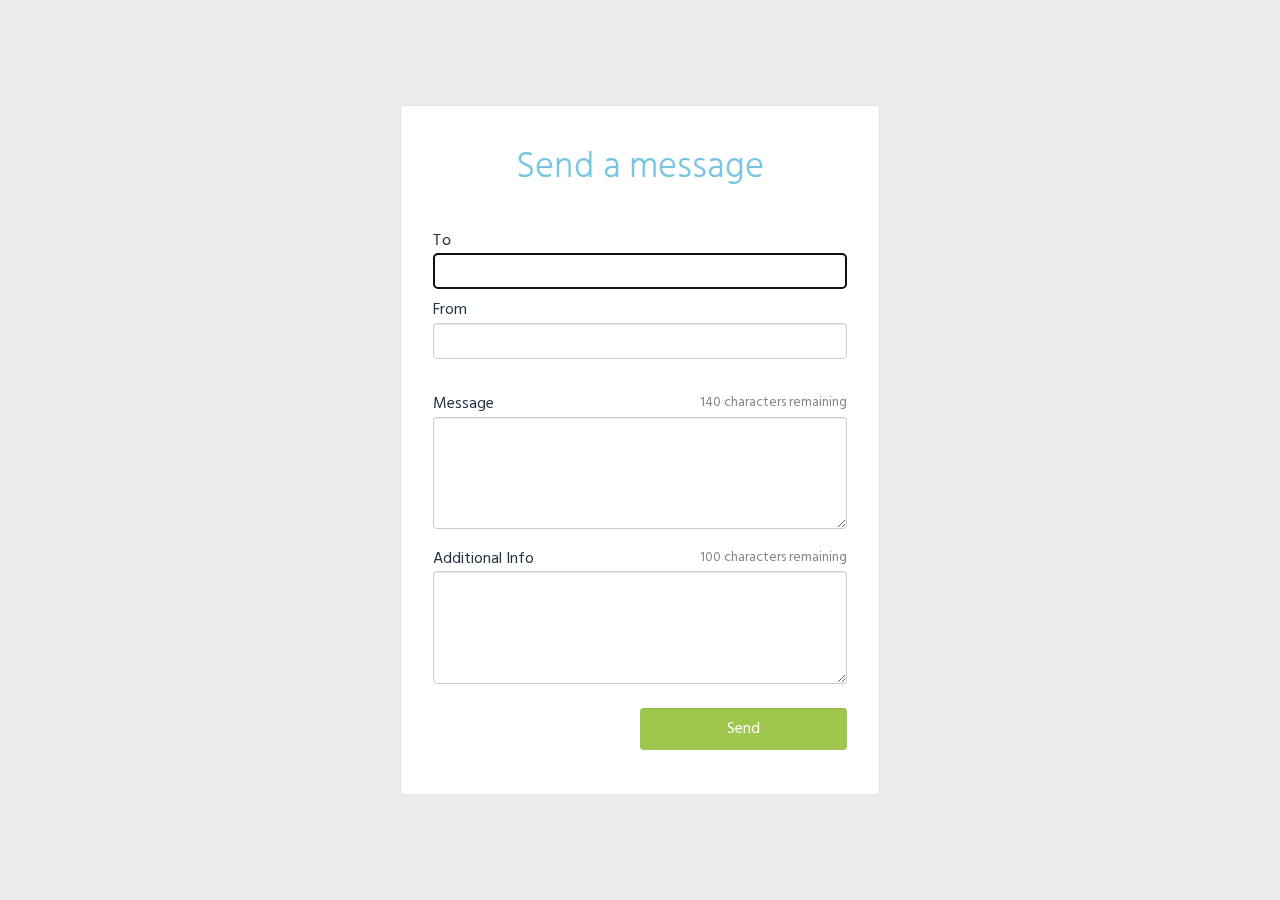
<file: index.html>
<!doctype html>
<html class="no-js" lang="">
    <head>
        <meta charset="utf-8">
        <meta http-equiv="x-ua-compatible" content="ie=edge">
        <title>Send a Message</title>
        <meta name="description" content="Send a message">
        <meta name="viewport" content="width=device-width, initial-scale=1">
        <link rel="stylesheet" href="css/style.min.css">
    </head>

    <body class="bgr-grey-lt expand-v grid-flex-center pad-2">

        <div class="box-480 box-center bgr-white border rounded animate">
            <div class="grid-12 pad-3">
                <h1 class="grid-12 text-light text-center text-blue-lt pad-3-bottom">Send a message</h1>
                <form class="grid-12" id="messageForm">
                    <div class="grid-12 pad-1-bottom">
                        <label for="to">To</label>
                        <input id="to" name="to" type="text" required />
                    </div>
                    <div class="grid-12 pad-3-bottom">
                        <label for="from">From</label>
                        <input id="from" name="from" type="text" required />
                    </div>
                    <div class="grid-12 pad-1-bottom">
                        <label for="message">Message</label>
                        <textarea name="message" id="message" rows="4" maxlength="140" data-characterCounter required></textarea>
                    </div>
                    <div class="grid-12 pad-1-bottom">
                        <label for="message">Additional Info</label>
                        <textarea name="message" id="additionalInfo" rows="4" maxlength="140" data-characterCounter required></textarea>
                    </div>
                    <div class="offset-6 grid-6 s-grid-12 s-offset-0 pad-1-vert">
                        <input type="submit" value="Send" class="btn btn-large wide" />
                    </div>
                </form>
            </div>
        </div>

        <div class="overlay abs wide bgr-trans-dark hidden" id="modalSuccess">
            <div class="abs pos-top pos-left wide tall clickable" data-modal-close></div>
            <div class="modal-panel rel pos-top pos-left bgr-white box-center box-400 pad-3 rounded shadow">
                <span href="#" class="abs pos-top pos-right pad-btn-large clickable text-24 lineheight-1" data-modal-close>&times;</span>
                <h3 class="pad-1-bottom">All Set!</h3>
                <p>Your message was sent.</p>
                <div class="pad-2-top text-right">
                    <button data-modal-close>OK</button>
                </div>
            </div>
        </div>

        <div class="overlay abs wide bgr-trans-dark hidden" id="modalError">
            <div class="abs pos-top pos-left wide tall clickable" data-modal-close></div>
            <div class="modal-panel rel pos-top pos-left bgr-white box-center box-400 pad-3 rounded shadow">
                <span href="#" class="abs pos-top pos-right pad-btn-large clickable text-24 lineheight-1" data-modal-close>&times;</span>
                <h3 class="pad-1-bottom">Oops!</h3>
                <p>Something went wrong.</p>
                <div class="pad-2-top text-right">
                    <button data-modal-close>OK</button>
                </div>
            </div>
        </div>

        <script type="text/javascript" src="js/core.js"></script>
        <script type="text/javascript" src="js/components/jquery.char-counter.js"></script>
        <script type="text/javascript" src="js/components/modal.js"></script>

        <script type="text/javascript">
            $(function() {
                $('#to').focus();
                $('#messageForm').on('submit',function(e) {
                    e.preventDefault();
                    $.ajax({
                        url: 'api/success.json', // placeholder
                        type: 'POST',
                        dataType: 'json',
                        success: function(data) {
                            if (data.result == '200') {
                                _G.modal.open('modalSuccess');
                            } else {
                                _G.modal.open('modalError');
                            }
                        },
                        error: function(data) {
                            _G.modal.open('modalError');
                        }
                    });
                });
            });
        </script>

    </body>
</html>
</file>
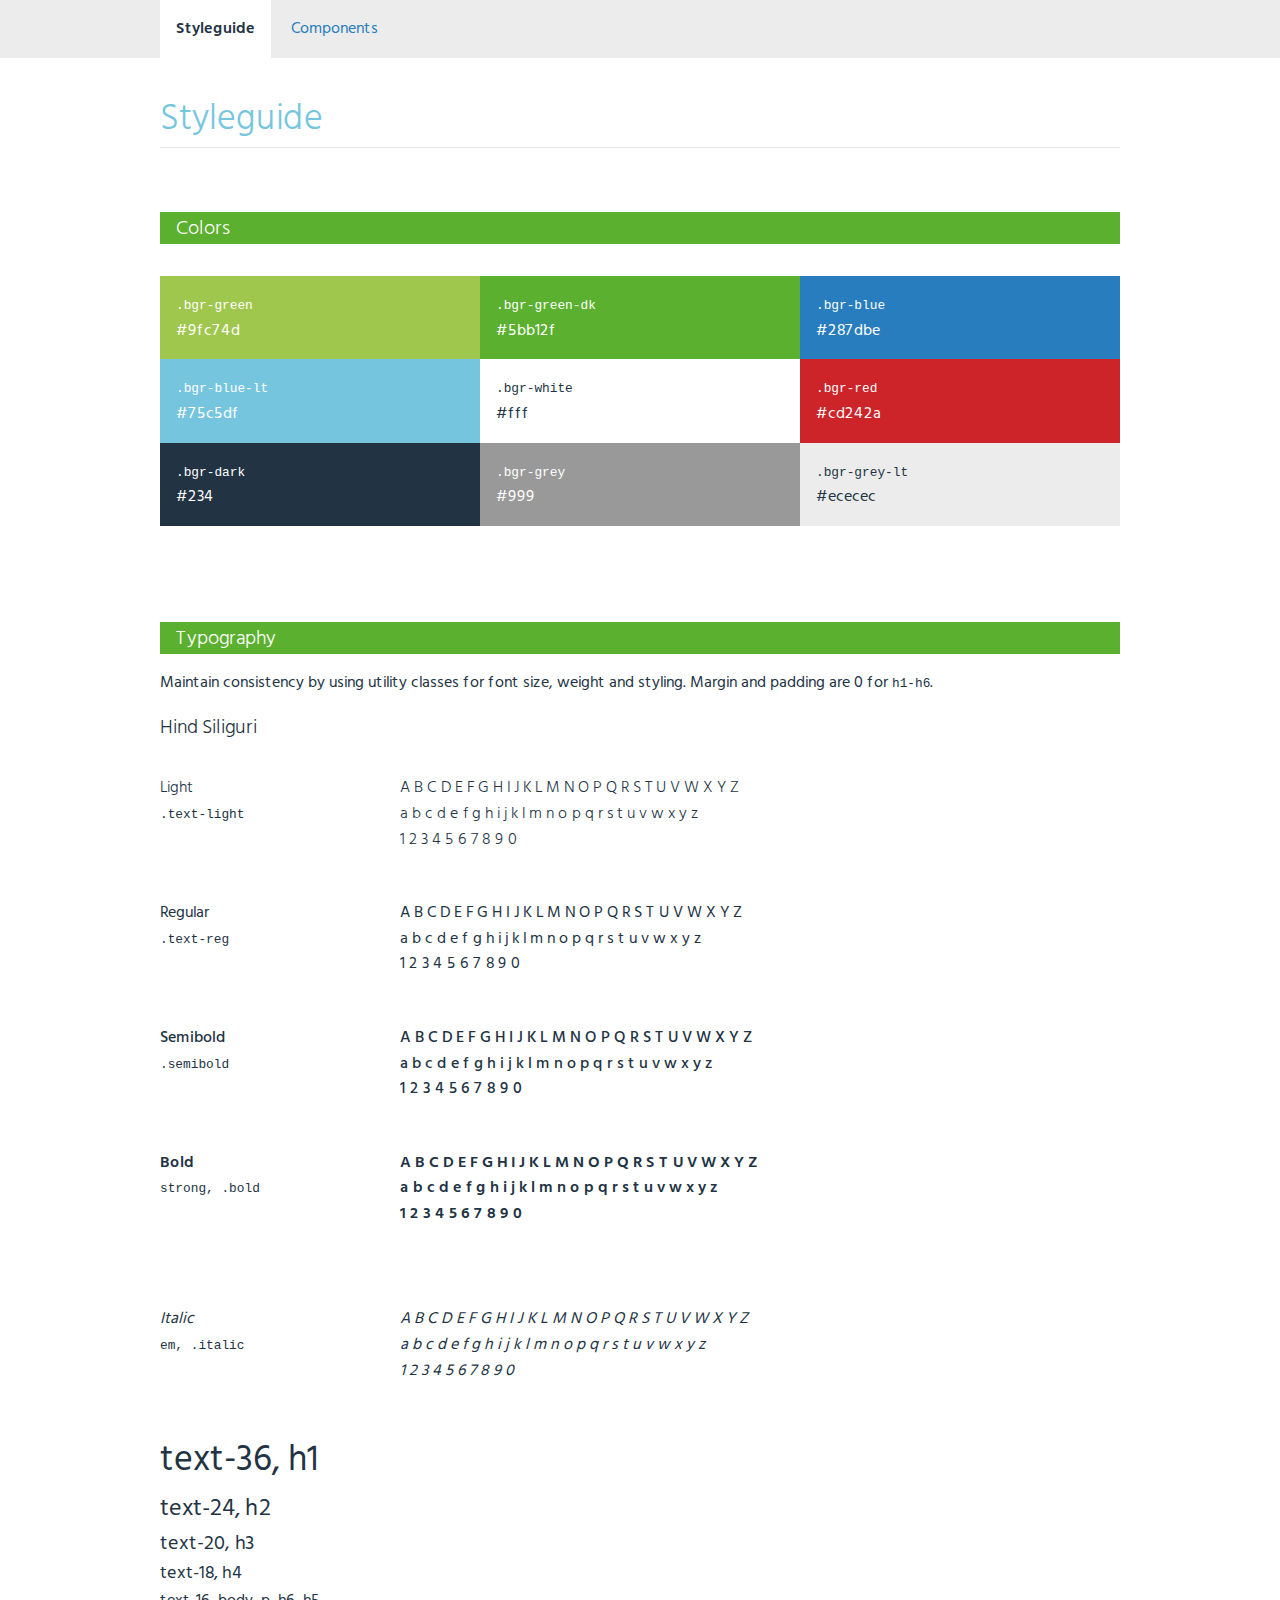
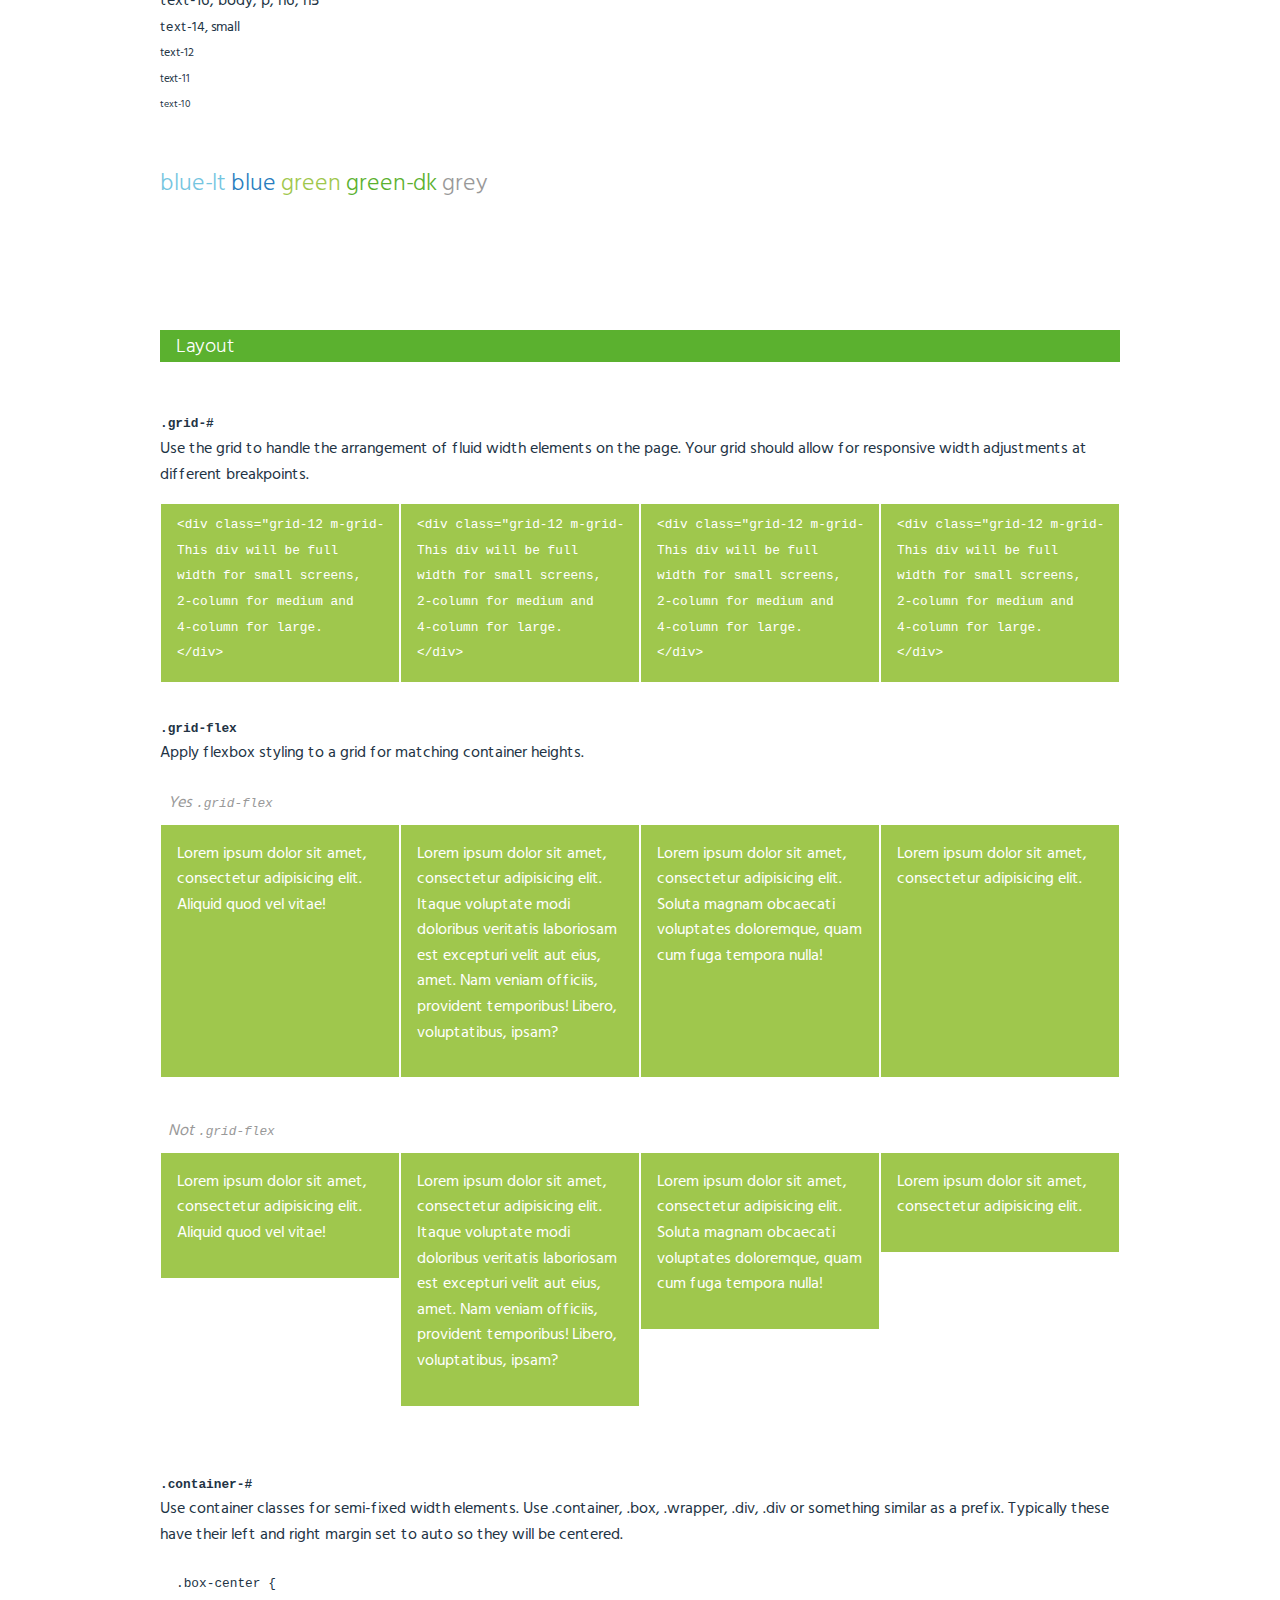
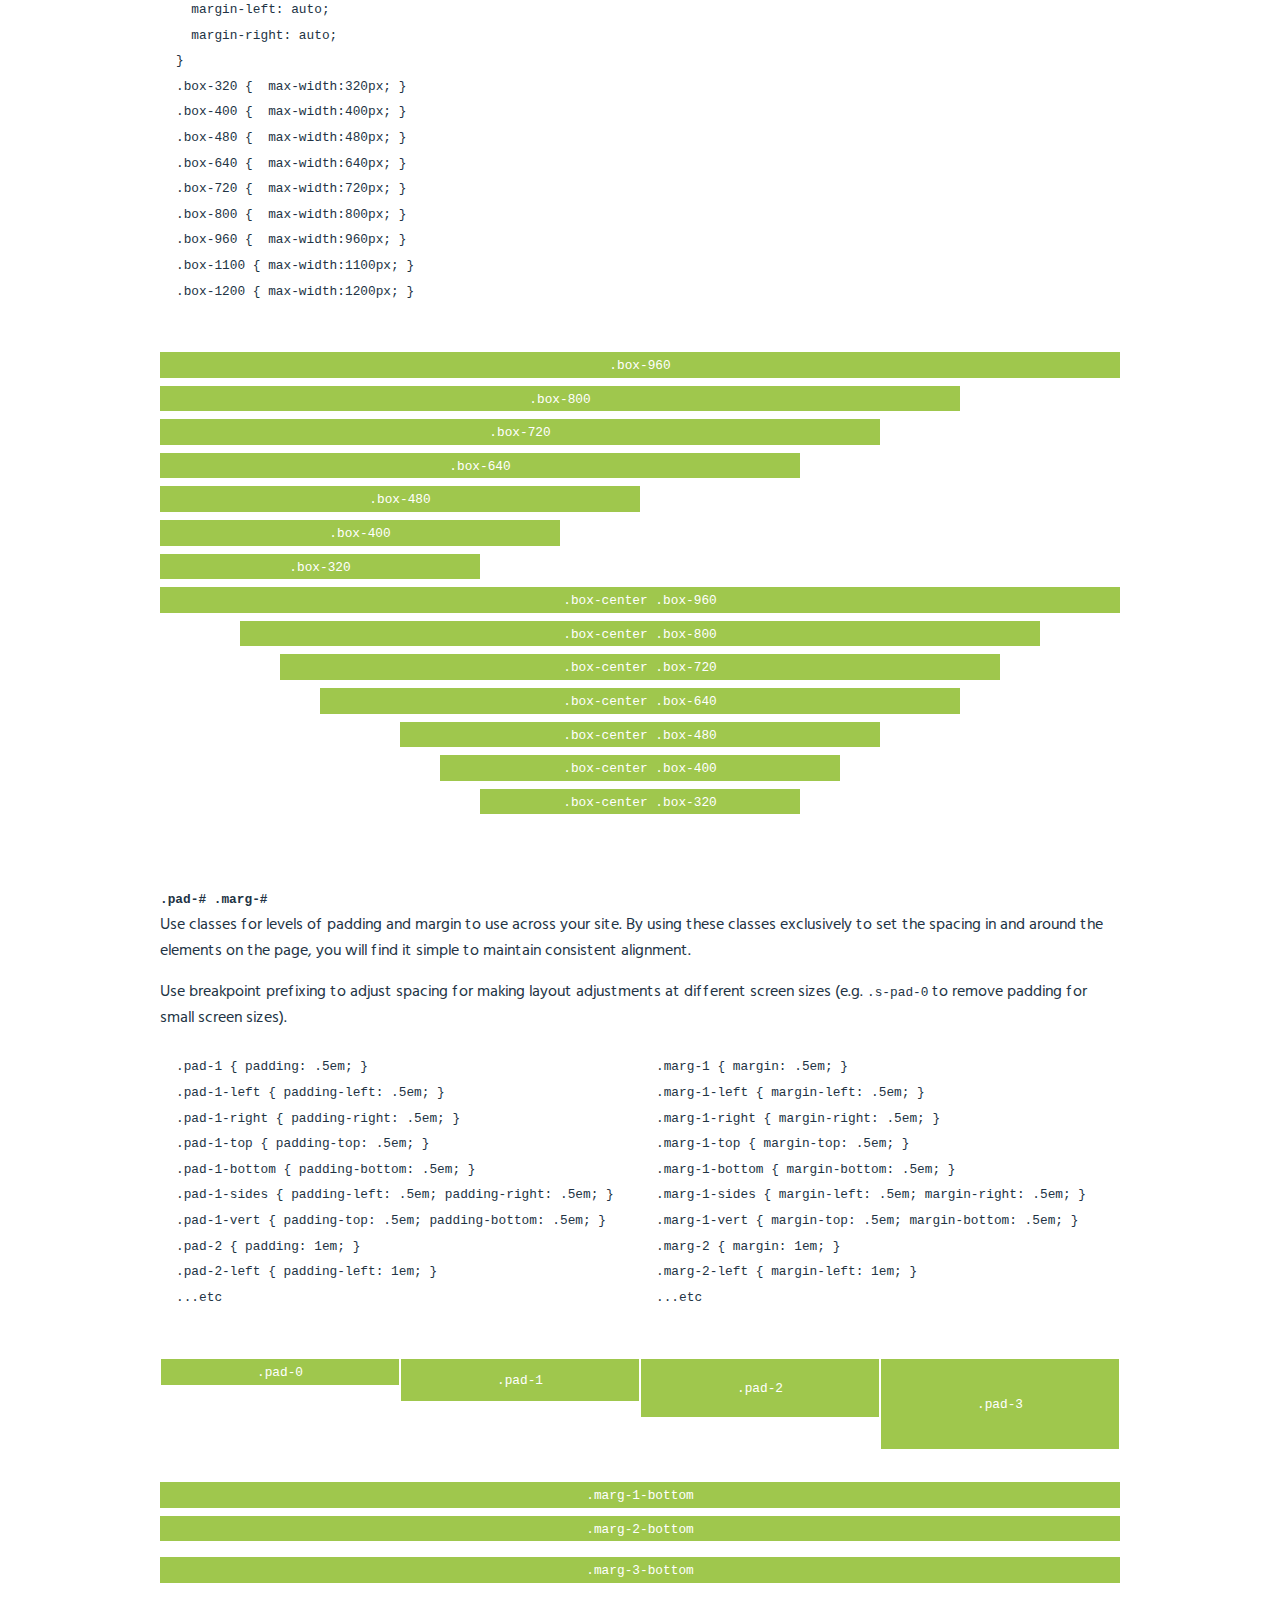
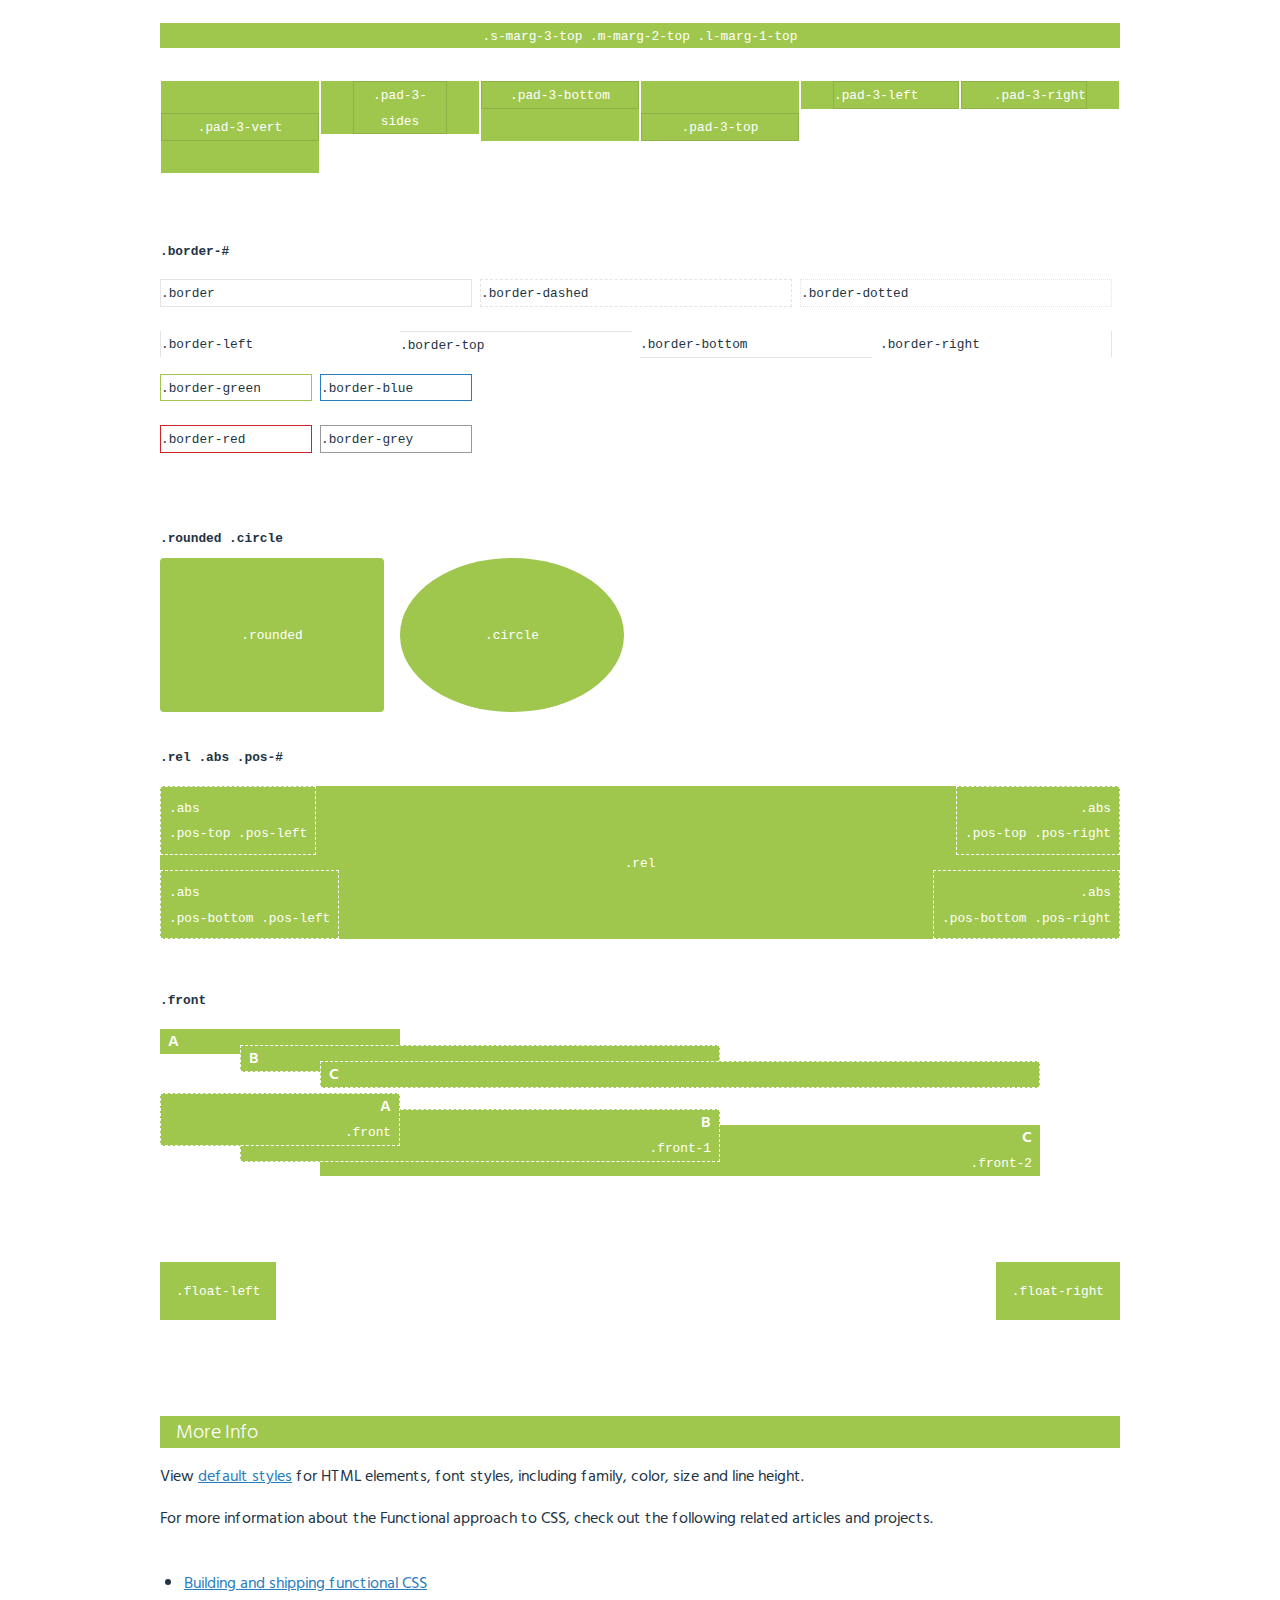
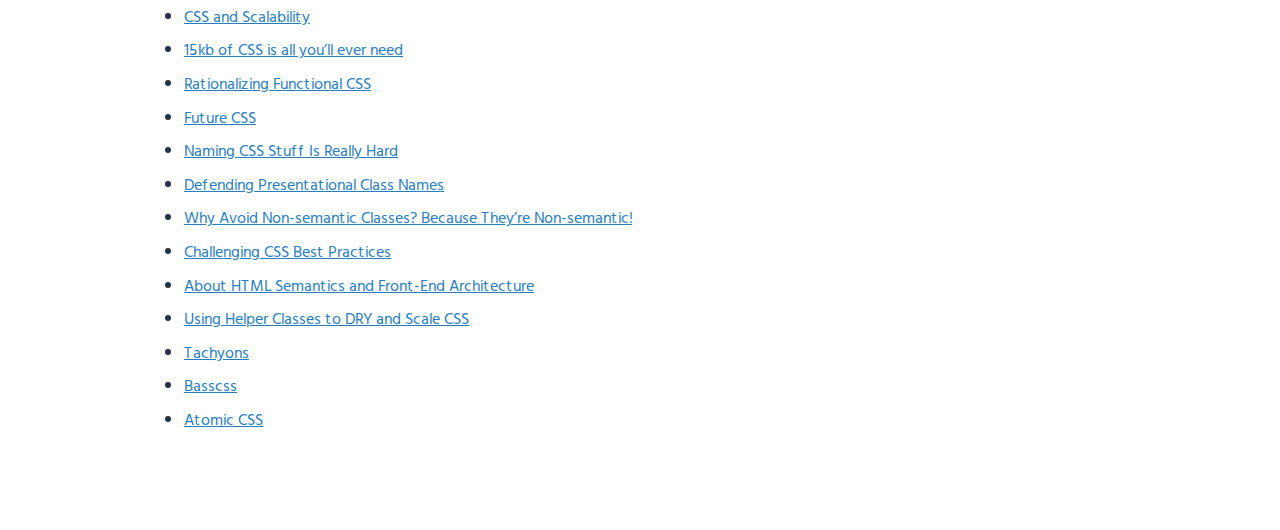
<file: styleguide/index.html>
<!doctype html>
<html class="no-js" lang="">
    <head>
        <meta charset="utf-8">
        <meta http-equiv="x-ua-compatible" content="ie=edge">
        <title>Powered by Gesture</title>
        <meta name="description" content="An approach to writing CSS using utility classes that are easy to write and understand.">
        <meta name="viewport" content="width=device-width, initial-scale=1">
        <link rel="stylesheet" href="../css/style.min.css">
        <link rel="shortcut icon" href="../favicon.ico">
    </head>
    <body>

        <nav class="grid-12 bgr-grey-lt">
            <div class="box-960 box-center">
                <span class="inline bold bgr-white pad-2" href="index.html">Styleguide</span>
                <a class="inline pad-2-vert pad-2 border-0" href="components.html">Components</a>
            </div>
        </nav>

        <section class="grid-12 pad-3 s-pad-2">
            <div class="box-960 box-center pad-3-bottom">
                <h1 class="marg-3-bottom text-blue-lt text-light border-bottom">Styleguide</h1>
            </div>
            
            <div class="box-960 box-center">
                <div class="grid-12 pad-2-bottom">
                    <h3 class="marg-2-bottom bgr-green-dk text-white text-light pad-2-sides">Colors</h3>
                </div>
                <div class="grid-12 marg-3-bottom">
                    <div class="bgr-green grid-4 s-grid-6 pad-2 text-white">
                        <code>.bgr-green</code><br/>#9fc74d
                    </div>
                    <div class="bgr-green-dk grid-4 s-grid-6 pad-2 text-white">
                        <code>.bgr-green-dk</code><br/>#5bb12f
                    </div>
                    <div class="bgr-blue grid-4 s-grid-6 pad-2 text-white">
                        <code>.bgr-blue</code><br/>#287dbe
                    </div>
                    <div class="bgr-blue-lt grid-4 s-grid-6 pad-2 text-white">
                        <code>.bgr-blue-lt</code><br/>#75c5df
                    </div>
                    <div class="bgr-white grid-4 s-grid-6 pad-2 text-gray">
                        <code>.bgr-white</code><br/>#fff
                    </div>
                    <div class="bgr-red grid-4 s-grid-6 pad-2 text-white">
                        <code>.bgr-red</code><br/>#cd242a
                    </div>
                    <div class="bgr-dark grid-4 s-grid-6 pad-2 text-white">
                        <code>.bgr-dark</code><br/>#234
                    </div>
                    <div class="bgr-grey grid-4 s-grid-6 pad-2 text-white">
                        <code>.bgr-grey</code><br/>#999
                    </div>
                    <div class="bgr-grey-lt grid-4 s-grid-6 pad-2 text-gray">
                        <code>.bgr-grey-lt</code><br/>#ececec
                    </div>
                </div>
            </div>
        </section>

        <section class="grid-12 pad-3 s-pad-2">
            <div class="box-960 box-center">
                <div class="grid-12">
                    <h3 class="marg-2-bottom bgr-green-dk text-white text-light pad-2-sides">Typography</h3>
                    <p>Maintain consistency by using utility classes for font size, weight and styling. Margin and padding are 0 for <code>h1-h6</code>.</p>
                </div>
                <div class="grid-12 pad-3-bottom">
                    <h3 class="grid-12 text-32 text-light marg-3-bottom">Hind Siliguri</h3>
                    <div class="grid-12 pad-3-bottom">
                        <div class="grid-3 m-grid-4 s-grid-12 pad-3-right">
                            <p><span class="text-light">Light</span><br/><code class="text-small-2">.text-light</code></p>
                        </div>
                        <div class="grid-9 m-grid-8 s-grid-12">
                            <p class="text-light">
                                A B C D E F G H I J K L M N O P Q R S T U V W X Y Z<br/>
                                a b c d e f g h i j k l m n o p q r s t u v w x y z<br/>
                                1 2 3 4 5 6 7 8 9 0
                            </p>
                        </div>
                    </div>
                    <div class="grid-12 pad-3-bottom">
                        <div class="grid-3 m-grid-4 s-grid-12 pad-3-right">
                            <p>Regular<br/><code class="text-small-2">.text-reg</code></p>
                        </div>
                        <div class="grid-9 m-grid-8 s-grid-12">
                            <p>
                                A B C D E F G H I J K L M N O P Q R S T U V W X Y Z<br/>
                                a b c d e f g h i j k l m n o p q r s t u v w x y z<br/>
                                1 2 3 4 5 6 7 8 9 0
                            </p>
                        </div>
                    </div>
                    <div class="grid-12 pad-3-bottom">
                        <div class="grid-3 m-grid-4 s-grid-12 pad-3-right">
                            <p><span class="semibold">Semibold</span><br/><code class="text-small-2">.semibold</code></p>
                        </div>
                        <div class="grid-9 m-grid-8 s-grid-12">
                            <p class="semibold">
                                A B C D E F G H I J K L M N O P Q R S T U V W X Y Z<br/>
                                a b c d e f g h i j k l m n o p q r s t u v w x y z<br/>
                                1 2 3 4 5 6 7 8 9 0
                            </p>
                        </div>
                    </div>
                    <div class="grid-12 pad-3-bottom">
                        <div class="grid-3 m-grid-4 s-grid-12 pad-3-right">
                            <p><span class="bold">Bold</span><br/><code class="text-small-2">strong, .bold</code></p>
                        </div>
                        <div class="grid-9 m-grid-8 s-grid-12">
                            <p class="bold">
                                A B C D E F G H I J K L M N O P Q R S T U V W X Y Z<br/>
                                a b c d e f g h i j k l m n o p q r s t u v w x y z<br/>
                                1 2 3 4 5 6 7 8 9 0
                            </p>
                        </div>
                    </div>
                </div>
                <div class="grid-12 pad-3-bottom">
                    <div class="grid-3 m-grid-4 s-grid-12 pad-3-right">
                        <p><span class="italic">Italic</span><br/><code class="text-small-2">em, .italic</code></p>
                    </div>
                    <div class="grid-9 m-grid-8 s-grid-12">
                        <p class="italic">
                            A B C D E F G H I J K L M N O P Q R S T U V W X Y Z<br/>
                            a b c d e f g h i j k l m n o p q r s t u v w x y z<br/>
                            1 2 3 4 5 6 7 8 9 0
                        </p>
                    </div>
                </div>
                <div class="grid-12 pad-3-bottom">
                    <div class="grid-12 pad-3-bottom">
                        <div class="grid-12 pad-2-bottom">
                            <span class="text-36">text-36, h1</span><br/>
                            <span class="text-24">text-24, h2</span><br/>
                            <span class="text-20">text-20, h3</span><br/>
                            <span class="text-18">text-18, h4</span><br/>
                            <span class="text-16">text-16, body, p, h6, h5</span><br/>
                            <span class="text-14">text-14, small</span><br/>
                            <span class="text-12">text-12</span><br/>
                            <span class="text-11">text-11</span><br/>
                            <span class="text-10">text-10</span><br/>
                        </div>
                    </div>

                    <div class="grid-12 pad-3-bottom text-light text-24">
                        <span class="text-blue-lt">blue-lt</span>
                        <span class="text-blue">blue</span>
                        <span class="text-green">green</span>
                        <span class="text-green-dk">green-dk</span>
                        <span class="text-grey">grey</span>
                    </div>
                </div>
            </div>
        </section>

        <section class="grid-12 pad-3 s-pad-2">
            <div class="box-960 box-center">
                <div class="grid-12 pad-3-bottom">
                    <h3 class="marg-2-bottom bgr-green-dk text-white text-light pad-2-sides">Layout</h3>
                </div>
                <div class="grid-12 pad-3-bottom">
                    <div class="grid-12 pad-3-bottom">
                        <h5><code>.grid-#</code></h5>
                        <p>Use the grid to handle the arrangement of fluid width elements on the page. Your grid should allow for responsive width adjustments at different breakpoints.</p>
                        <div class="grid-12 text-white">
                            <div class="grid-3 m-grid-6 s-grid-12 border border-white bgr-green pad-2-sides pad-1-top text-small">
<pre><code>&lt;div class="grid-12 m-grid-6 l-grid-3"&gt;
This div will be full 
width for small screens, 
2-column for medium and 
4-column for large.
&lt;/div&gt;</code></pre>
                            </div>
                            <div class="grid-3 m-grid-6 s-grid-12 border border-white bgr-green pad-2-sides pad-1-top text-small">
<pre><code>&lt;div class="grid-12 m-grid-6 l-grid-3"&gt;
This div will be full 
width for small screens, 
2-column for medium and 
4-column for large.
&lt;/div&gt;</code></pre>
                            </div>
                            <div class="grid-3 m-grid-6 s-grid-12 border border-white bgr-green pad-2-sides pad-1-top text-small">
<pre><code>&lt;div class="grid-12 m-grid-6 l-grid-3"&gt;
This div will be full 
width for small screens, 
2-column for medium and 
4-column for large.
&lt;/div&gt;</code></pre>
                            </div>
                            <div class="grid-3 m-grid-6 s-grid-12 border border-white bgr-green pad-2-sides pad-1-top text-small">
<pre><code>&lt;div class="grid-12 m-grid-6 l-grid-3"&gt;
This div will be full 
width for small screens, 
2-column for medium and 
4-column for large.
&lt;/div&gt;</code></pre>
                            </div>
                        </div>
                    </div>

                    <div class="grid-12 pad-3-bottom">
                        <h5><code>.grid-flex</code></h5>
                        <p>Apply flexbox styling to a grid for matching container heights.</p>

                        <div class="grid-12 grid-flex pad-3-bottom text-white text-small">
                            <div class="grid-12 text-grey pad-1"><em>Yes <code>.grid-flex</code></em></div>
                            <div class="grid-3 pad-2 border border-white bgr-green">
                                <p>Lorem ipsum dolor sit amet, consectetur adipisicing elit. Aliquid quod vel vitae!</p>
                            </div>
                            <div class="grid-3 pad-2 border border-white bgr-green">
                                <p>Lorem ipsum dolor sit amet, consectetur adipisicing elit. Itaque voluptate modi doloribus veritatis laboriosam est excepturi velit aut eius, amet. Nam veniam officiis, provident temporibus! Libero, voluptatibus, ipsam?</p>
                            </div>
                            <div class="grid-3 pad-2 border border-white bgr-green">
                                <p>Lorem ipsum dolor sit amet, consectetur adipisicing elit. Soluta magnam obcaecati voluptates doloremque, quam cum fuga tempora nulla!</p>
                            </div>
                            <div class="grid-3 pad-2 border border-white bgr-green">
                                <p>Lorem ipsum dolor sit amet, consectetur adipisicing elit.</p>
                            </div>
                        </div>
                        <div class="grid-12 pad-3-bottom text-white text-small">
                            <div class="grid-12 text-grey pad-1"><em>Not <code>.grid-flex</code></em></div>
                            <div class="grid-3 pad-2 border border-white bgr-green">
                                <p>Lorem ipsum dolor sit amet, consectetur adipisicing elit. Aliquid quod vel vitae!</p>
                            </div>
                            <div class="grid-3 pad-2 border border-white bgr-green">
                                <p>Lorem ipsum dolor sit amet, consectetur adipisicing elit. Itaque voluptate modi doloribus veritatis laboriosam est excepturi velit aut eius, amet. Nam veniam officiis, provident temporibus! Libero, voluptatibus, ipsam?</p>
                            </div>
                            <div class="grid-3 pad-2 border border-white bgr-green">
                                <p>Lorem ipsum dolor sit amet, consectetur adipisicing elit. Soluta magnam obcaecati voluptates doloremque, quam cum fuga tempora nulla!</p>
                            </div>
                            <div class="grid-3 pad-2 border border-white bgr-green">
                                <p>Lorem ipsum dolor sit amet, consectetur adipisicing elit.</p>
                            </div>
                        </div>
                    </div>
                    
                    <div class="grid-12 pad-3-bottom">
                        <h5><code>.container-#</code></h5>
                        <p>Use container classes for semi-fixed width elements. Use .container, .box, .wrapper, .div, .div or something similar as a prefix. Typically these have their left and right margin set to auto so they will be centered.</p>
                        <div class="grid-12 l-grid-6 border-green pad-2-sides pad-1-top text-small">
<pre><code>.box-center {
  margin-left: auto;
  margin-right: auto;
}
.box-320 {  max-width:320px; }
.box-400 {  max-width:400px; }
.box-480 {  max-width:480px; }
.box-640 {  max-width:640px; }
.box-720 {  max-width:720px; }
.box-800 {  max-width:800px; }
.box-960 {  max-width:960px; }
.box-1100 { max-width:1100px; }
.box-1200 { max-width:1200px; }</code></pre>
                        </div>
                        <div class="grid-12 pad-3-vert text-center text-white">
                            <div class="box-960 box-center marg-1-bottom bgr-green"><code>.box-960</code></div>
                            <div class="box-800 marg-1-bottom bgr-green"><code>.box-800</code></div>
                            <div class="box-720 marg-1-bottom bgr-green"><code>.box-720</code></div>
                            <div class="box-640 marg-1-bottom bgr-green"><code>.box-640</code></div>
                            <div class="box-480 marg-1-bottom bgr-green"><code>.box-480</code></div>
                            <div class="box-400 marg-1-bottom bgr-green"><code>.box-400</code></div>
                            <div class="box-320 marg-1-bottom bgr-green"><code>.box-320</code></div>
                            <div class="box-960 box-center box-center marg-1-bottom bgr-green"><code>.box-center .box-960</code></div>
                            <div class="box-800 box-center marg-1-bottom bgr-green"><code>.box-center .box-800</code></div>
                            <div class="box-720 box-center marg-1-bottom bgr-green"><code>.box-center .box-720</code></div>
                            <div class="box-640 box-center marg-1-bottom bgr-green"><code>.box-center .box-640</code></div>
                            <div class="box-480 box-center marg-1-bottom bgr-green"><code>.box-center .box-480</code></div>
                            <div class="box-400 box-center marg-1-bottom bgr-green"><code>.box-center .box-400</code></div>
                            <div class="box-320 box-center marg-1-bottom bgr-green"><code>.box-center .box-320</code></div>
                        </div>
                    </div>
                    
                    <div class="grid-12 pad-3-bottom">
                        <h5><code>.pad-# .marg-#</code></h5>
                        <p>Use classes for levels of padding and margin to use across your site. By using these classes exclusively to set the spacing in and around the elements on the page, you will find it simple to maintain consistent alignment.</p>
                        <p>Use breakpoint prefixing to adjust spacing for making layout adjustments at different screen sizes (e.g. <code>.s-pad-0</code> to remove padding for small screen sizes).</p>
                        <div class="grid-12 l-grid-6 border-green pad-2-sides pad-1-top text-small">
<pre><code>.pad-1 { padding: .5em; }
.pad-1-left { padding-left: .5em; }
.pad-1-right { padding-right: .5em; }
.pad-1-top { padding-top: .5em; }
.pad-1-bottom { padding-bottom: .5em; }
.pad-1-sides { padding-left: .5em; padding-right: .5em; }
.pad-1-vert { padding-top: .5em; padding-bottom: .5em; }
.pad-2 { padding: 1em; }
.pad-2-left { padding-left: 1em; }
...etc
</code></pre>
                        </div>
                        <div class="grid-12 l-grid-6 border-green pad-2-sides pad-1-top text-small l-border-left-0 m-border-top-0 s-border-top-0">
<pre><code>.marg-1 { margin: .5em; }
.marg-1-left { margin-left: .5em; }
.marg-1-right { margin-right: .5em; }
.marg-1-top { margin-top: .5em; }
.marg-1-bottom { margin-bottom: .5em; }
.marg-1-sides { margin-left: .5em; margin-right: .5em; }
.marg-1-vert { margin-top: .5em; margin-bottom: .5em; }
.marg-2 { margin: 1em; }
.marg-2-left { margin-left: 1em; }
...etc
</code></pre>
                        </div>
                        <div class="grid-12 pad-3-vert text-center text-white">
                            <div class="grid-3 s-grid-6 border border-white bgr-green pad-0"><code>.pad-0</code></div>
                            <div class="grid-3 s-grid-6 border border-white bgr-green pad-1"><code>.pad-1</code></div>
                            <div class="grid-3 s-grid-6 border border-white bgr-green pad-2"><code>.pad-2</code></div>
                            <div class="grid-3 s-grid-6 border border-white bgr-green pad-3"><code>.pad-3</code></div>
                        </div>
                        
                        <div class="grid-12 marg-1-bottom text-center bgr-green text-white"><code>.marg-1-bottom</code></div>
                        <div class="grid-12 marg-2-bottom text-center bgr-green text-white"><code>.marg-2-bottom</code></div>
                        <div class="grid-12 marg-3-bottom text-center bgr-green text-white"><code>.marg-3-bottom</code></div>

                        <div class="grid-12 s-marg-3-top m-marg-2-top l-marg-1-top text-center bgr-green text-white"><code>.s-marg-3-top .m-marg-2-top .l-marg-1-top</code></div>

                        <div class="grid-12 pad-3-vert text-center text-white">
                            <div class="grid-2 m-grid-4 s-grid-6 border border-white bgr-green pad-3-vert">
                                <div class="border">
                                    <code>.pad-3-vert</code>
                                </div>
                            </div>
                            <div class="grid-2 m-grid-4 s-grid-6 border border-white bgr-green pad-3-sides">
                                <div class="border">
                                    <code>.pad-3-sides</code>
                                </div>
                            </div>
                            <div class="grid-2 m-grid-4 s-grid-6 border border-white bgr-green pad-3-bottom">
                                <div class="border">
                                    <code>.pad-3-bottom</code>
                                </div>
                            </div>
                            <div class="grid-2 m-grid-4 s-grid-6 border border-white bgr-green pad-3-top">
                                <div class="border">
                                    <code>.pad-3-top</code>
                                </div>
                            </div>
                            <div class="grid-2 m-grid-4 s-grid-6 border border-white bgr-green pad-3-left text-left">
                                <div class="border">
                                    <code>.pad-3-left</code>
                                </div>
                            </div>
                            <div class="grid-2 m-grid-4 s-grid-6 border border-white bgr-green pad-3-right text-right">
                                <div class="border">
                                    <code>.pad-3-right</code>
                                </div>
                            </div>
                        </div>
                    </div>

                    <div class="grid-12 pad-3-bottom">
                        <h5><code>.border-#</code></h5>
                        <div class="grid-12 pad-2-vert">
                            <div class="grid-4 s-grid-12 pad-1-right pad-1-bottom">
                                <div class="border">
                                    <code>.border</code> 
                                </div>
                            </div>
                            <div class="grid-4 s-grid-12 pad-1-right pad-1-bottom">
                                <div class="border border-dashed">
                                    <code>.border-dashed</code> 
                                </div>
                            </div>
                            <div class="grid-4 s-grid-12 pad-1-right pad-1-bottom">
                                <div class="border border-dotted">
                                    <code>.border-dotted</code> 
                                </div>
                            </div>
                        </div>
                        <div class="grid-12 pad-2-bottom">
                            <div class="grid-3 s-grid-6 pad-1-right">
                                <div class="border-left">
                                    <code>.border-left</code> 
                                </div>
                            </div>
                            <div class="grid-3 s-grid-6 pad-1-right">
                                <div class="border-top">
                                    <code>.border-top</code> 
                                </div>
                            </div>
                            <div class="grid-3 s-grid-6 pad-1-right">
                                <div class="border-bottom">
                                    <code>.border-bottom</code> 
                                </div>
                            </div>
                            <div class="grid-3 s-grid-6 pad-1-right">
                                <div class="border-right">
                                    <code>.border-right</code> 
                                </div>
                            </div>
                        </div>
                        <div class="grid-12 pad-2-bottom">
                            <div class="grid-2 m-grid-4 s-grid-6 pad-1-right pad-1-bottom">
                                <div class="border border-green">
                                    <code>.border-green</code> 
                                </div>
                            </div>
                            <div class="grid-2 m-grid-4 s-grid-6 pad-1-right pad-1-bottom">
                                <div class="border border-blue">
                                    <code>.border-blue</code> 
                                </div>
                            </div>
                            </div>
                            <div class="grid-2 m-grid-4 s-grid-6 pad-1-right pad-1-bottom">
                                <div class="border border-red">
                                    <code>.border-red</code> 
                                </div>
                            </div>
                            <div class="grid-2 m-grid-4 s-grid-6 pad-1-right pad-1-bottom">
                                <div class="border border-grey">
                                    <code>.border-grey</code> 
                                </div>
                            </div>
                        </div>
                    </div>

                    <div class="grid-12 pad-3-bottom">
                        <h5><code>.rounded .circle</code></h5>
                        <div class="box-480 text-center pad-1-top s-pad-3-sides text-white">
                            <div class="grid-6 s-grid-12 pad-2-right s-marg-1-bottom">
                                <div class="pad-3-vert rounded bgr-green">
                                    <div class="pad-3-vert"><code>.rounded</code></div>
                                </div>
                            </div>
                            <div class="grid-6 s-grid-12 pad-2-right">
                                <div class="pad-3-vert circle bgr-green">
                                    <div class="pad-3-vert"><code>.circle</code></div>
                                </div>
                            </div>
                        </div>
                    </div>

                    <div class="grid-12 pad-3-bottom">
                        <h5><code>.rel .abs .pos-#</code></h5>
                        <div class="grid-12 pad-2-vert">
                            <div class="bgr-green grid-12 pad-3 rel text-center text-white">
                                <div class="pad-3">
                                    <code>.rel</code>    
                                </div>
                                <div class="text-small border border-dashed border-white pad-1 abs pos-top pos-left text-left">
                                    <code>.abs <br/>.pos-top .pos-left</code>
                                </div>
                                <div class="text-small border border-dashed border-white pad-1 abs pos-top pos-right text-right">
                                    <code>.abs <br/>.pos-top .pos-right</code>
                                </div>
                                <div class="text-small border border-dashed border-white pad-1 abs pos-bottom pos-left text-left">
                                    <code>.abs <br/>.pos-bottom .pos-left</code>
                                </div>
                                <div class="text-small border border-dashed border-white pad-1 abs pos-bottom pos-right text-right">
                                    <code>.abs <br/>.pos-bottom .pos-right</code>
                                </div>
                            </div>
                        </div>
                    </div>

                    <div class="grid-12 pad-3-bottom">
                        <h5><code>.front</code></h5>
                        <div class="grid-12 pad-2-top pad-3-bottom">
                            <div class="grid-12 pad-3-vert rel text-left text-white">
                                <div class="grid-3 bgr-green pad-1-sides abs pos-top pos-left">
                                    <div><strong>A</strong></div>
                                </div>
                                <div class="grid-6 offset-1 marg-2-top border border-dashed border-white bgr-green pad-1-sides abs pos-top pos-left">
                                    <div><strong>B</strong></div>
                                </div>
                                <div class="grid-9 offset-2 marg-3-top border border-dashed border-white bgr-green pad-1-sides abs pos-top pos-left">
                                    <div><strong>C</strong></div>
                                </div>
                            </div>
                            <div class="grid-12 pad-3-vert rel text-right text-white">
                                <div class="grid-3 border border-dashed border-white bgr-green pad-1-sides abs pos-top pos-left front">
                                    <div><strong>A</strong></div>
                                    <code class="text-small">.front</code>
                                </div>
                                <div class="grid-6 offset-1 marg-2-top border border-dashed border-white bgr-green pad-1-sides abs pos-top pos-left front-1">
                                    <div><strong>B</strong></div>
                                    <code class="text-small">.front-1</code>
                                </div>
                                <div class="grid-9 offset-2 marg-3-top bgr-green pad-1-sides abs pos-top pos-left front-2">
                                    <div><strong>C</strong></div>
                                    <code class="text-small">.front-2</code>
                                </div>
                            </div>
                        </div>
                    </div>

                    <div class="grid-12 pad-3-bottom text-white">
                        <h5><code>.float-#</code></h5>
                        <div class="pad-2-top pad-3-bottom">
                            <div class="bgr-green pad-2 float-left"><code>.float-left</code></div>
                            <div class="bgr-green pad-2 float-right"><code>.float-right</code></div>
                        </div>
                    </div>
                </div>
            </div>
        </section>

        <section class="grid-12 pad-3 s-pad-2">
            <div class="box-960 box-center pad-3-bottom">
                <div class="grid-12 pad-3-bottom">
                    <h3 class="marg-2-bottom bgr-green text-white text-light pad-2-sides">More Info</h3>
                    <p>View <a href="../styleguide/base.html">default styles</a> for HTML elements, font styles, including family, color, size and line height.</p>
                    <p>For more information about the Functional approach to CSS, check out the following related articles and projects.</p>
                    <ul class="pad-1-vert">
                        <li><a href="https://medium.com/@cole_peters/building-and-shipping-functional-css-4f29b947bcb9#.tzw99qp40">Building and shipping functional CSS</a></li>
                        <li><a href="http://mrmrs.io/writing/2016/03/24/scalable-css/">CSS and Scalability</a></li>
                        <li><a href="https://medium.com/@philipardeljan/15kb-of-css-is-all-youll-ever-need-%EF%B8%8F-634da7258338#.8ktlhfvjv">15kb of CSS is all you’ll ever need</a></li>
                        <li><a href="https://marcelosomers.com/writing/rationalizing-functional-css/">Rationalizing Functional CSS</a></li>
                        <li><a href="https://medium.com/@jkymarsh/future-css-dbc2cb8f1baf#.yj4tp7u4m">Future CSS</a></li>
                        <li><a href="http://seesparkbox.com/foundry/naming_css_stuff_is_really_hard">Naming CSS Stuff Is Really Hard</a></li>
                        <li><a href="http://tympanus.net/codrops/2013/01/22/defending-presentational-class-names/">Defending Presentational Class Names</a></li>
                        <li><a href="http://www.impressivewebs.com/avoid-nonsemantic-classes/">Why Avoid Non-semantic Classes? Because They’re Non-semantic!</a></li>
                        <li><a href="http://www.smashingmagazine.com/2013/10/21/challenging-css-best-practices-atomic-approach/">Challenging CSS Best Practices</a></li>
                        <li><a href="http://nicolasgallagher.com/about-html-semantics-front-end-architecture/">About HTML Semantics and Front-End Architecture</a></li>
                        <li><a href="http://www.sitepoint.com/using-helper-classes-dry-scale-css/">Using Helper Classes to DRY and Scale CSS</a></li>
                        <li><a href="http://tachyons.io">Tachyons</a></li>
                        <li><a href="http://www.basscss.com">Basscss</a></li>
                        <li><a href="http://acss.io">Atomic CSS</a></li>
                    </ul>
                </div>
            </div>
        </section>

        <script>
            (function(b,o,i,l,e,r){b.GoogleAnalyticsObject=l;b[l]||(b[l]=
            function(){(b[l].q=b[l].q||[]).push(arguments)});b[l].l=+new Date;
            e=o.createElement(i);r=o.getElementsByTagName(i)[0];
            e.src='https://www.google-analytics.com/analytics.js';
            r.parentNode.insertBefore(e,r)}(window,document,'script','ga'));
            ga('create','UA-2821890-9','auto');ga('send','pageview');
        </script>
    </body>
</html>
</file>
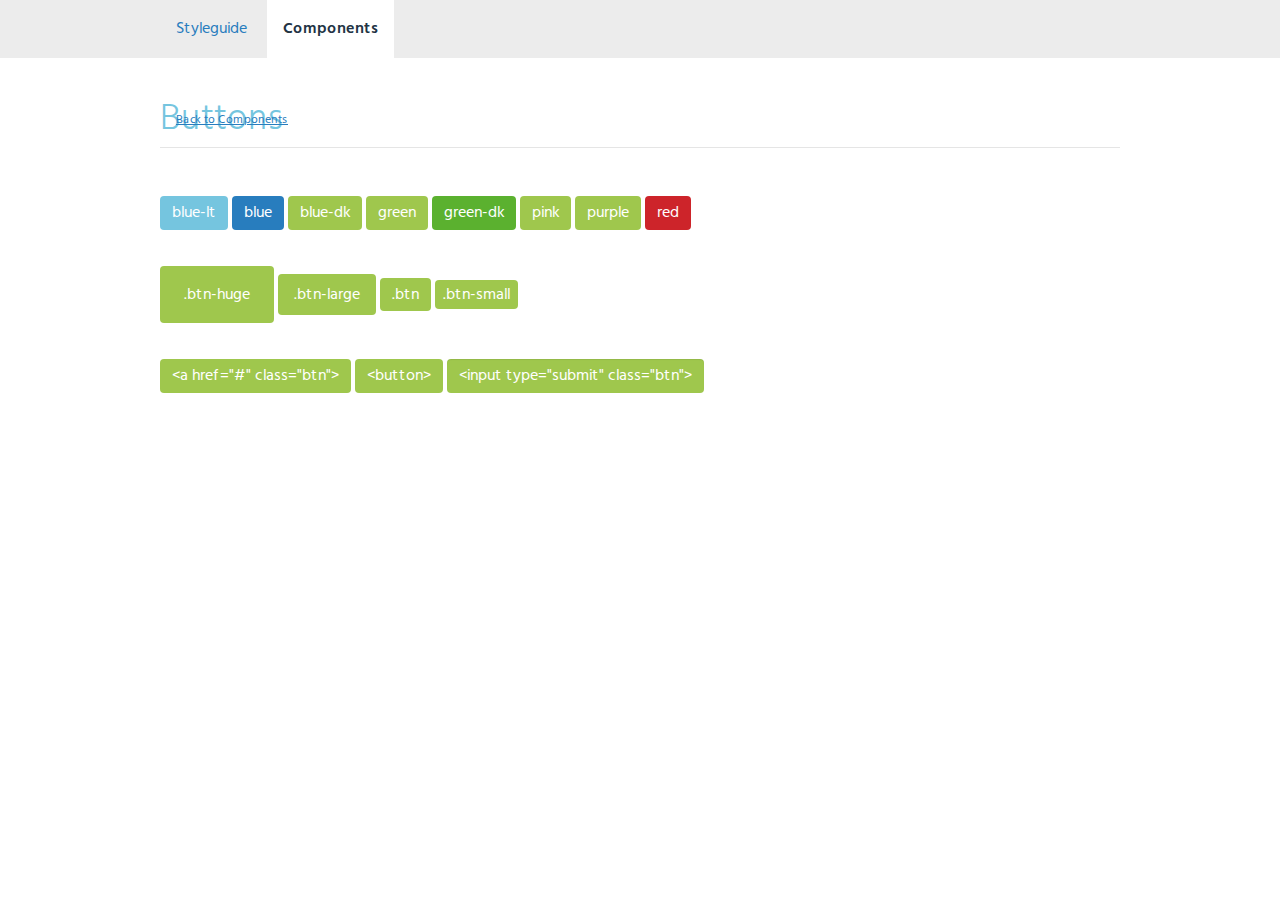
<file: styleguide/components/buttons.html>
<!doctype html>
<html class="no-js" lang="">
    <head>
        <meta charset="utf-8">
        <meta http-equiv="x-ua-compatible" content="ie=edge">
        <title>Powered by Gesture</title>
        <meta name="description" content="An approach to writing CSS using utility classes that are easy to write and understand.">
        <meta name="viewport" content="width=device-width, initial-scale=1">
        <link href='http://fonts.googleapis.com/css?family=Titillium+Web:400,700,400italic,200,200italic' rel='stylesheet' type='text/css'>
        <link rel="stylesheet" href="../../css/style.min.css">
        <link rel="shortcut icon" href="../../favicon.ico">
    </head>
    <body>

        <nav class="grid-12 bgr-grey-lt">
            <div class="box-960 box-center">
                <a class="inline pad-2-vert pad-2 border-0" href="../">Styleguide</a>
                <a class="inline bold bgr-white pad-2 border-0 text-dark" href="../components.html">Components</a>
            </div>
        </nav>

        <section class="grid-12 pad-3 s-pad-2">
            <div class="box-960 box-center pad-3-bottom rel">
                <div class="abs pos-top pos-left pad-2">
                    <a class="link-text text-12" href="../components.html">Back to Components</a>    
                </div>
                <h1 class="marg-3-bottom text-blue-lt text-light border-bottom">Buttons</h1>
                <div class="grid-12 pad-2-vert">
                    <button class="bgr-blue-lt border-blue-lt">blue-lt</button>
                    <button class="bgr-blue border-blue">blue</button>
                    <button class="bgr-blue-dk border-blue-dk">blue-dk</button>
                    <button class="bgr-green border-green">green</button>
                    <button class="bgr-green-dk border-green-dk">green-dk</button>
                    <button class="bgr-pink border-pink">pink</button>
                    <button class="bgr-purple border-purple">purple</button>
                    <button class="bgr-red border-red">red</button>
                </div>
                <div class="grid-12 pad-2-vert">
                    <button class="btn-huge">.btn-huge</button>
                    <button class="btn-large">.btn-large</button>
                    <button>.btn</button>
                    <button class="btn-small">.btn-small</button>
                </div>
                <div class="grid-12 pad-3-bottom">
                    <div class="grid-12 pad-2-vert">
                        <a href="#" class="btn">&lt;a href="#" class="btn"&gt;</a>
                        <button>&lt;button&gt;</button>
                        <input type="submit" class="btn" value='&lt;input type="submit" class="btn"&gt;' />
                    </div>
                </div>
            </div>
        </section>

        <div class="overlay abs wide bgr-trans-dark hidden" id="modalSuccess">
            <div class="abs pos-top pos-left wide tall clickable" data-modal-close></div>
            <div class="modal rel pos-top pos-left bgr-white box-center box-400 pad-3" id="modalSuccessContent">
                <span href="#" class="abs pos-top pos-right pad-btn-large clickable text-gray" data-modal-close>&times;</span>
                <h3 class="pad-1-bottom">All Set!</h3>
                <p>Congratulations. You did it.</p>
                <div class="pad-2-top text-right">
                    <button data-modal-close>OK</button>
                </div>
            </div>
        </div>

        <script>
            (function(b,o,i,l,e,r){b.GoogleAnalyticsObject=l;b[l]||(b[l]=
            function(){(b[l].q=b[l].q||[]).push(arguments)});b[l].l=+new Date;
            e=o.createElement(i);r=o.getElementsByTagName(i)[0];
            e.src='https://www.google-analytics.com/analytics.js';
            r.parentNode.insertBefore(e,r)}(window,document,'script','ga'));
            ga('create','UA-2821890-9','auto');ga('send','pageview');
        </script>
    </body>
</html>
</file>
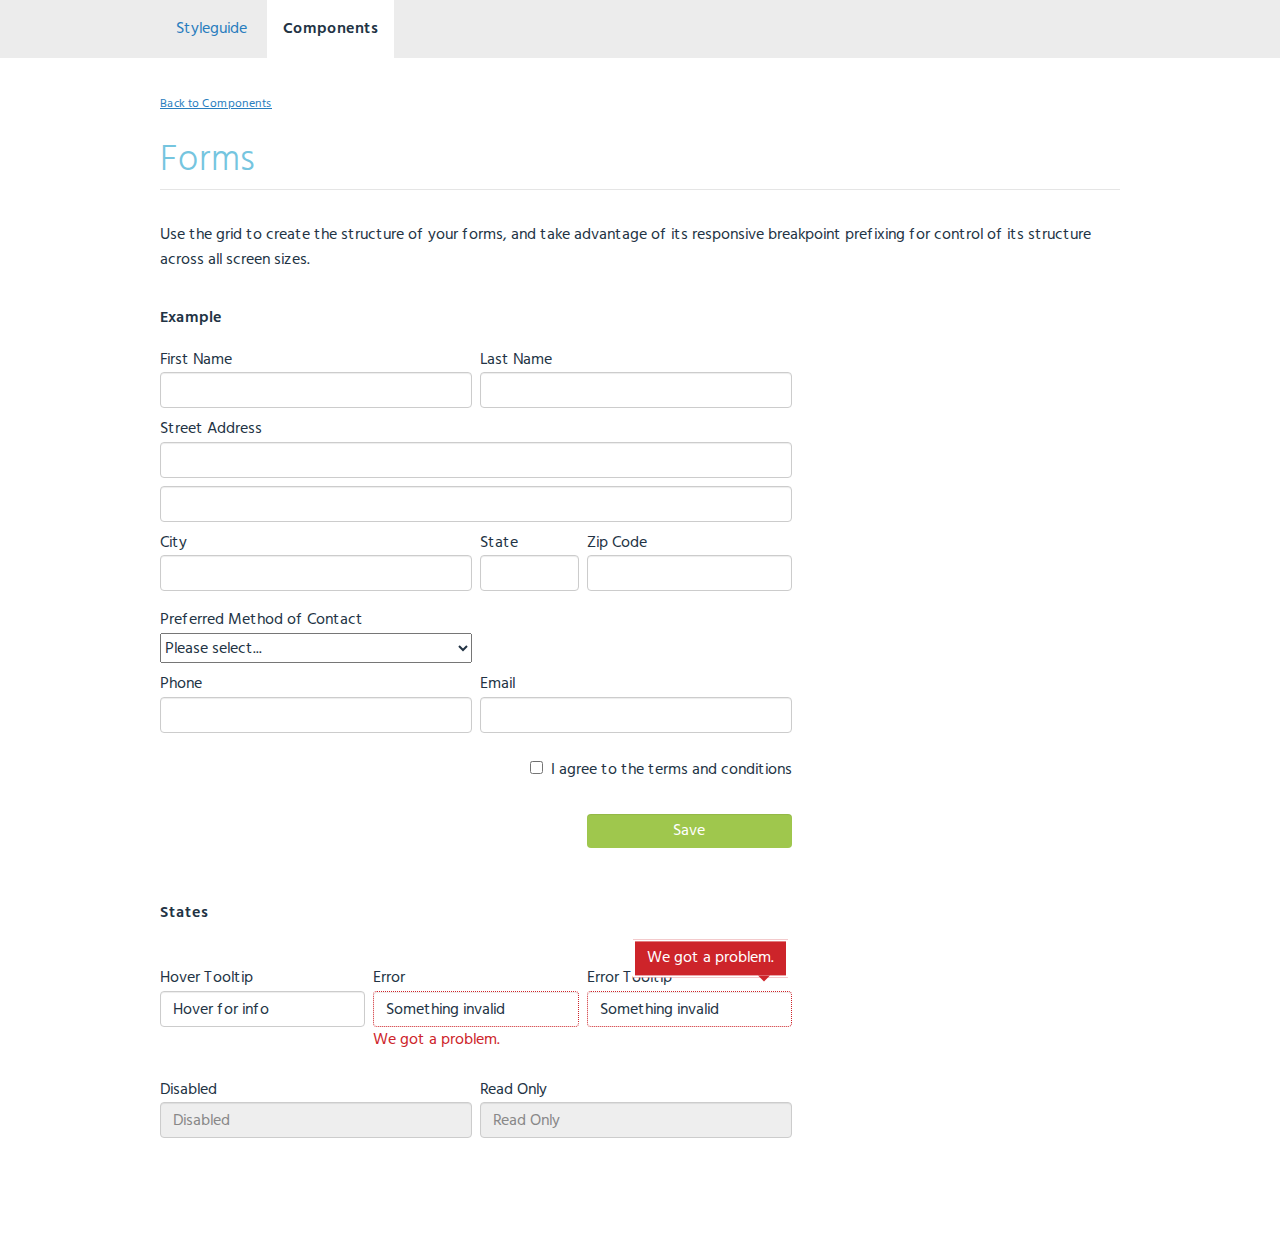
<file: styleguide/components/forms.html>
<!doctype html>
<html class="no-js" lang="">
    <head>
        <meta charset="utf-8">
        <meta http-equiv="x-ua-compatible" content="ie=edge">
        <title>Powered by Gesture</title>
        <meta name="description" content="An approach to writing CSS using utility classes that are easy to write and understand.">
        <meta name="viewport" content="width=device-width, initial-scale=1">
        <link rel="stylesheet" href="../../css/style.min.css">
        <link rel="shortcut icon" href="../../favicon.ico">
    </head>
    <body>

        <nav class="grid-12 bgr-grey-lt">
            <div class="box-960 box-center">
                <a class="inline pad-2-vert pad-2 border-0" href="../">Styleguide</a>
                <a class="inline bold bgr-white pad-2 border-0 text-dark" href="../components.html">Components</a>
            </div>
        </nav>

        <section class="grid-12 pad-3 s-pad-2">
            <div class="box-960 box-center pad-3-bottom rel">
                <div class="marg-2-bottom">
                    <a class="link-text text-12" href="../components.html">Back to Components</a>    
                </div>
                <h1 class="marg-3-bottom text-blue-lt text-light border-bottom">Forms</h1>
                <div class="grid-12 pad-1-bottom">
                    <p class="pad-2-bottom">Use the grid to create the structure of your forms, and take advantage of its responsive breakpoint prefixing for control of its structure across all screen sizes.</p>
                    <div class="grid-12 pad-2-vert">
                        <div class="grid-12 pad-2-bottom">
                            <h6>Example</h6>
                        </div>
                        <form class="grid-12 l-grid-8" action="./" type="post">
                            <div class="grid-6 s-grid-12 pad-1-right pad-1-bottom">
                                <label for="first">First Name</label>
                                <input id="first" name="first" type="text" required />
                            </div>
                            <div class="grid-6 s-grid-12 pad-1-right pad-1-bottom">
                                <label for="last">Last Name</label>
                                <input id="last" name="last" type="text" required />
                            </div>
                            <div class="grid-12 pad-1-right pad-1-bottom">
                                <label for="address1">Street Address</label>
                                <input id="address1" name="address1" type="text" class="marg-1-bottom" />
                                <input id="address2" name="address2" type="text" required />
                            </div>
                            <div class="grid-6 s-grid-12 pad-1-right pad-1-bottom">
                                <label for="city">City</label>
                                <input id="city" name="city" type="text" required />
                            </div>
                            <div class="grid-2 s-grid-4 pad-1-right pad-1-bottom">
                                <label for="state">State</label>
                                <input id="state" name="state" type="text" required />
                            </div>
                            <div class="grid-4 s-grid-8 pad-1-right pad-1-bottom">
                                <label for="zip">Zip Code</label>
                                <input id="zip" name="zip" type="text" required />
                            </div>
                            <div class="grid-12 pad-1-vert">
                                <div class="grid-6 s-grid-12 pad-1-right">
                                    <label for="contact">Preferred Method of Contact</label>
                                    <select name="contact" id="contact">
                                        <option value="">Please select...</option>
                                        <option value="phone">Phone</option>
                                        <option value="email">Email</option>
                                    </select>
                                </div>
                            </div>
                            <div class="grid-6 s-grid-12 pad-1-right pad-1-bottom">
                                <label for="tel">Phone</label>
                                <input id="tel" name="tel" type="tel" pattern="[0-9]{10}" required  />
                            </div>
                            <div class="grid-6 s-grid-12 pad-1-right pad-1-bottom">
                                <label for="email">Email</label>
                                <input id="email" name="email" type="email" required />
                            </div>
                            <div class="grid-12 pad-2-top pad-1-right">
                                <label for="agree" class="inline float-right clickable"><input type="checkbox" name="agree" id="agree" />I agree to the terms and conditions</label>
                            </div>      
                            <div class="grid-12 m-grid-6 m-offset-6 l-grid-4 l-offset-8 pad-1-right pad-3-top">
                                <input type="submit" value="Save" class="btn wide" />    
                            </div>
                        </form>
                    </div>
                    
                    <div class="grid-12 pad-3-top pad-1-bottom">
                        <h5>States</h5>
                    </div>
                    <div class="grid-12 pad-3-bottom">
                        <div class="grid-12 l-grid-8 pad-3-top">
                            <div class="grid-4 s-grid-6 pad-1-right pad-1-bottom rel">
                                <label for="hoverTooltip">Hover Tooltip
                                </label>
                                <input id="hoverTooltip" name="hoverTooltip" type="text" value="Hover for info"  />
                                <div class="tooltip tooltip-hover pad-btn inline">Here is a sentence of helpful information for you.</div>
                            </div>
                            <div class="grid-4 s-grid-6 pad-1-right pad-1-bottom rel">
                                <label for="error">Error</label>
                                <input id="error" name="error" type="text" class="error" value="Something invalid"  />
                                <div class="error text-red">We got a problem.</div>
                            </div>
                            <div class="grid-4 s-grid-6 pad-1-right pad-1-bottom rel">
                                <label for="errorTooltip">Error Tooltip</label>
                                <input id="errorTooltip" name="errorTooltip" type="text" class="error" value="Something invalid"  />
                                <div class="tooltip error bgr-red text-white pad-btn inline">We got a problem.</div>
                            </div>
                        </div>
                        <div class="grid-12 pad-2-vert">
                            <div class="grid-4 s-grid-6 pad-1-right pad-1-bottom rel">
                                <label for="disabled">Disabled</label>
                                <input id="disabled" name="disabled" type="text" value="Disabled" disabled />
                            </div>
                            <div class="grid-4 s-grid-6 pad-1-right pad-1-bottom rel">
                                <label for="readonly">Read Only</label>
                                <input id="readonly" name="readonly" type="text" value="Read Only" readonly onfocus="this.select();" onmouseup="return false;" />
                            </div>
                        </div>
                    </div>

                </div>
            </div>
        </section>

        <script>
            (function(b,o,i,l,e,r){b.GoogleAnalyticsObject=l;b[l]||(b[l]=
            function(){(b[l].q=b[l].q||[]).push(arguments)});b[l].l=+new Date;
            e=o.createElement(i);r=o.getElementsByTagName(i)[0];
            e.src='https://www.google-analytics.com/analytics.js';
            r.parentNode.insertBefore(e,r)}(window,document,'script','ga'));
            ga('create','UA-2821890-9','auto');ga('send','pageview');
        </script>
    </body>
</html>
</file>
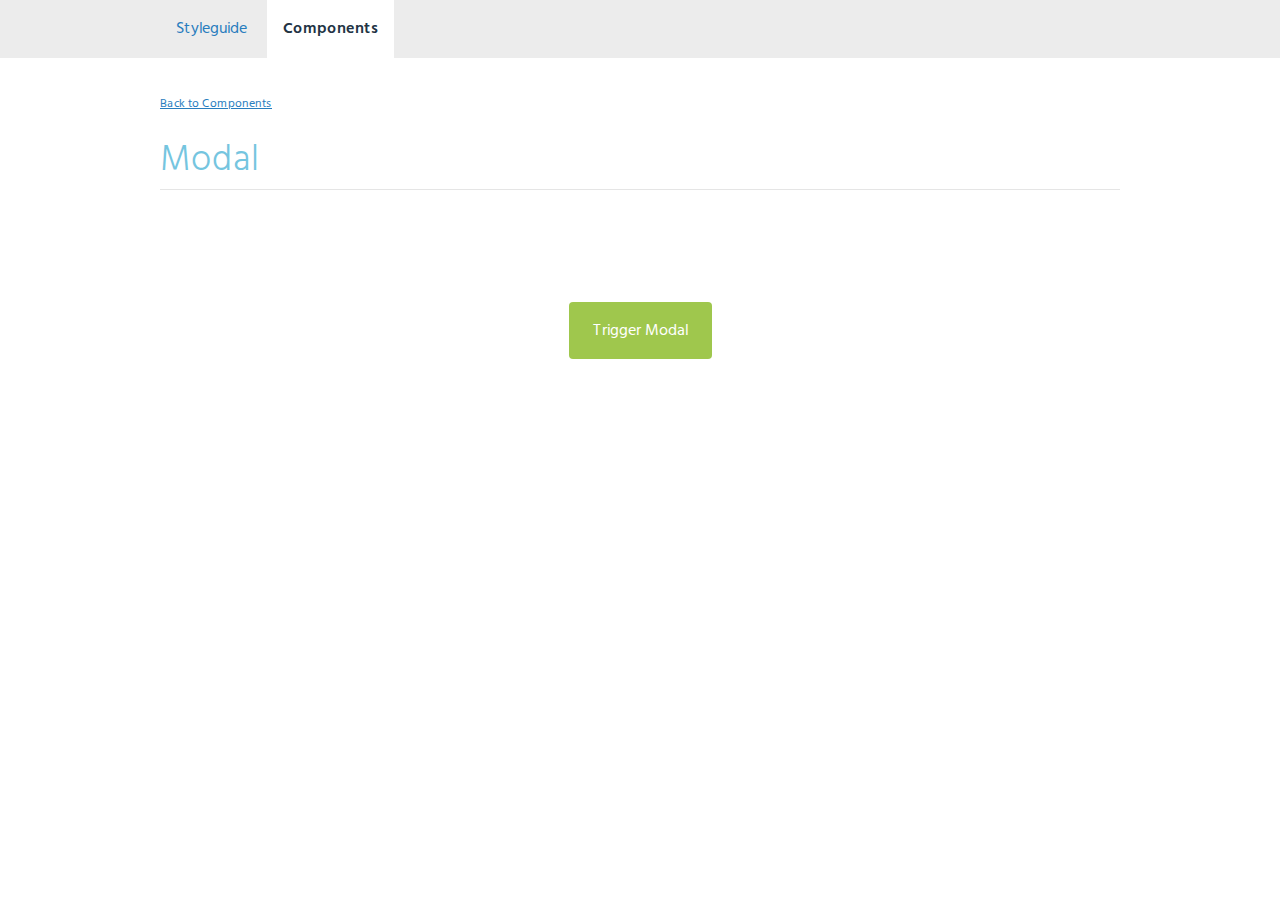
<file: styleguide/components/modal.html>
<!doctype html>
<html class="no-js" lang="">
    <head>
        <meta charset="utf-8">
        <meta http-equiv="x-ua-compatible" content="ie=edge">
        <title>Powered by Gesture</title>
        <meta name="description" content="An approach to writing CSS using utility classes that are easy to write and understand.">
        <meta name="viewport" content="width=device-width, initial-scale=1">
        <link rel="stylesheet" href="../../css/style.min.css">
        <link rel="shortcut icon" href="../../favicon.ico">
    </head>
    <body>

        <nav class="grid-12 bgr-grey-lt">
            <div class="box-960 box-center">
                <a class="inline pad-2-vert pad-2 border-0" href="../">Styleguide</a>
                <a class="inline bold bgr-white pad-2 border-0 text-dark" href="../components.html">Components</a>
            </div>
        </nav>

        <section class="grid-12 pad-3 s-pad-2">
            <div class="box-960 box-center pad-3-bottom rel">
                <div class="marg-2-bottom">
                    <a class="link-text text-12" href="../components.html">Back to Components</a>    
                </div>
                <h1 class="marg-3-bottom text-blue-lt text-light border-bottom">Modal</h1>
                <div class="grid-12 pad-3 marg-3-top text-center">
                    <button id="triggerModal" class="btn-huge marg-2-top" data-modal="modalSuccess">
                        Trigger Modal
                    </button>
                </div>
            </div>
        </section>

        <div class="overlay abs wide bgr-trans-dark hidden" id="modalSuccess">
            <div class="abs pos-top pos-left wide tall clickable" data-modal-close></div>
            <div class="modal-panel rel pos-top pos-left bgr-white box-center box-400 pad-3 rounded shadow" id="modalSuccessContent">
                <span href="#" class="abs pos-top pos-right pad-btn-large clickable text-24 lineheight-1" data-modal-close>&times;</span>
                <h3 class="pad-1-bottom">All Set!</h3>
                <p>Congratulations. You did it.</p>
                <div class="pad-2-top text-right">
                    <button data-modal-close>OK</button>
                </div>
            </div>
        </div>

        <script type="text/javascript" src="../../js/core.js"></script>
        <script type="text/javascript" src="../../js/components/modal.js"></script>

        <script>
            (function(b,o,i,l,e,r){b.GoogleAnalyticsObject=l;b[l]||(b[l]=
            function(){(b[l].q=b[l].q||[]).push(arguments)});b[l].l=+new Date;
            e=o.createElement(i);r=o.getElementsByTagName(i)[0];
            e.src='https://www.google-analytics.com/analytics.js';
            r.parentNode.insertBefore(e,r)}(window,document,'script','ga'));
            ga('create','UA-2821890-9','auto');ga('send','pageview');
        </script>
    </body>
</html>
</file>
<file: css/style.min.css>
html{-ms-text-size-adjust:100%;-webkit-text-size-adjust:100%}body{margin:0;padding:0}article,aside,details,figcaption,figure,footer,header,hgroup,main,menu,nav,section,summary{display:block;margin:0}audio,canvas,progress,video{display:inline-block;vertical-align:baseline}audio:not([controls]){display:none;height:0}[hidden],template{display:none}a{background-color:transparent}a:active,a:hover{outline:0}abbr[title]{border-bottom:1px dotted}dfn{font-style:italic}mark{background:#ff0;color:#000}sub,sup{font-size:75%;line-height:0;position:relative;vertical-align:baseline}sup{top:-0.5em}sub{bottom:-0.25em}img{border:0}svg:not(:root){overflow:hidden}hr{box-sizing:content-box;height:0}pre{overflow:auto}code,kbd,pre,samp{font-family:monospace,monospace;font-size:1em}button,input,optgroup,select,textarea{color:inherit;font:inherit;margin:0}button{overflow:visible}button,select{text-transform:none}button,html input[type="button"],input[type="reset"],input[type="submit"]{-webkit-appearance:button;cursor:pointer}button[disabled],html input[disabled]{cursor:default}button::-moz-focus-inner,input::-moz-focus-inner{border:0;padding:0}input{line-height:normal}input[type="checkbox"],input[type="radio"]{box-sizing:border-box;padding:0}input[type="number"]::-webkit-inner-spin-button,input[type="number"]::-webkit-outer-spin-button{height:auto}input[type="search"]{-webkit-appearance:textfield}input[type="search"]::-webkit-search-cancel-button,input[type="search"]::-webkit-search-decoration{-webkit-appearance:none}fieldset{border:1px solid #c0c0c0;margin:0 2px;padding:0.35em 0.625em 0.75em}legend{border:0;padding:0}textarea{overflow:auto}optgroup{font-weight:bold}table{border-collapse:collapse;border-spacing:0}td,th{padding:0}::-moz-selection{background:#b3d4fc;text-shadow:none}::selection{background:#b3d4fc;text-shadow:none}audio,canvas,iframe,img,svg,video{vertical-align:middle}fieldset{border:0;margin:0;padding:0}textarea{resize:vertical}@media print{*,*:before,*:after{background:transparent !important;color:#000 !important;box-shadow:none !important;text-shadow:none !important}a,a:visited{text-decoration:underline}a[href]:after{content:" (" attr(href) ")"}abbr[title]:after{content:" (" attr(title) ")"}a[href^="#"]:after,a[href^="javascript:"]:after{content:""}pre,blockquote{border:1px solid #999;page-break-inside:avoid}thead{display:table-header-group}tr,img{page-break-inside:avoid}img{max-width:100% !important}p,h2,h3{orphans:3;widows:3}h2,h3{page-break-after:avoid}}html{box-sizing:border-box}*,*:before,*:after{box-sizing:inherit}.grid,.grid-1,.grid-2,.grid-3,.grid-4,.grid-5,.grid-6,.grid-7,.grid-8,.grid-9,.grid-10,.grid-11,.grid-12{margin:0;clear:none;float:left}.grid-1{width:8.33333%}.grid-2{width:16.66667%}.grid-3{width:25%}.grid-4{width:33.33333%}.grid-5{width:41.66667%}.grid-6{width:50%}.grid-7{width:58.33333%}.grid-8{width:66.66667%}.grid-9{width:75%}.grid-10{width:83.33333%}.grid-11{width:91.66667%}.grid-12{width:100%}.offset-1{margin-left:8.33333%}.offset-2{margin-left:16.66667%}.offset-3{margin-left:25%}.offset-4{margin-left:33.33333%}.offset-5{margin-left:41.66667%}.offset-6{margin-left:50%}.offset-7{margin-left:58.33333%}.offset-8{margin-left:66.66667%}.offset-9{margin-left:75%}.offset-10{margin-left:83.33333%}.offset-11{margin-left:91.66667%}.pad-1{padding:8px}.pad-1-left{padding-left:8px}.pad-1-right{padding-right:8px}.pad-1-top{padding-top:8px}.pad-1-bottom{padding-bottom:8px}.pad-1-sides{padding-left:8px;padding-right:8px}.pad-1-vert{padding-top:8px;padding-bottom:8px}.marg-1{margin:8px}.marg-1-left{margin-left:8px}.marg-1-right{margin-right:8px}.marg-1-top{margin-top:8px}.marg-1-bottom{margin-bottom:8px}.marg-1-sides{margin-left:8px;margin-right:8px}.marg-1-vert{margin-top:8px;margin-bottom:8px}.pad-2{padding:16px}.pad-2-left{padding-left:16px}.pad-2-right{padding-right:16px}.pad-2-top{padding-top:16px}.pad-2-bottom{padding-bottom:16px}.pad-2-sides{padding-left:16px;padding-right:16px}.pad-2-vert{padding-top:16px;padding-bottom:16px}.marg-2{margin:16px}.marg-2-left{margin-left:16px}.marg-2-right{margin-right:16px}.marg-2-top{margin-top:16px}.marg-2-bottom{margin-bottom:16px}.marg-2-sides{margin-left:16px;margin-right:16px}.marg-2-vert{margin-top:16px;margin-bottom:16px}.pad-3{padding:32px}.pad-3-left{padding-left:32px}.pad-3-right{padding-right:32px}.pad-3-top{padding-top:32px}.pad-3-bottom{padding-bottom:32px}.pad-3-sides{padding-left:32px;padding-right:32px}.pad-3-vert{padding-top:32px;padding-bottom:32px}.marg-3{margin:32px}.marg-3-left{margin-left:32px}.marg-3-right{margin-right:32px}.marg-3-top{margin-top:32px}.marg-3-bottom{margin-bottom:32px}.marg-3-sides{margin-left:32px;margin-right:32px}.marg-3-vert{margin-top:32px;margin-bottom:32px}.pad-0{padding:0}.pad-0-left{padding-left:0}.pad-0-right{padding-right:0}.pad-0-top{padding-top:0}.pad-0-bottom{padding-bottom:0}.pad-0-sides{padding-left:0;padding-right:0}.pad-0-vert{padding-top:0;padding-bottom:0}.marg-0{margin:0}.marg-0-left{margin-left:0}.marg-0-right{margin-right:0}.marg-0-top{margin-top:0}.marg-0-bottom{margin-bottom:0}.marg-0-sides{margin-left:0;margin-right:0}.marg-0-vert{margin-top:0;margin-bottom:0}@media (max-width: 480px){.s-grid,.s-grid-1,.s-grid-2,.s-grid-3,.s-grid-4,.s-grid-5,.s-grid-6,.s-grid-7,.s-grid-8,.s-grid-9,.s-grid-10,.s-grid-11,.s-grid-12{margin:0;clear:none;float:left}.s-grid-1{width:8.33333%}.s-grid-2{width:16.66667%}.s-grid-3{width:25%}.s-grid-4{width:33.33333%}.s-grid-5{width:41.66667%}.s-grid-6{width:50%}.s-grid-7{width:58.33333%}.s-grid-8{width:66.66667%}.s-grid-9{width:75%}.s-grid-10{width:83.33333%}.s-grid-11{width:91.66667%}.s-grid-12{width:100%}.s-offset-0{margin-left:0}.s-offset-1{margin-left:8.33333%}.s-offset-2{margin-left:16.66667%}.s-offset-3{margin-left:25%}.s-offset-4{margin-left:33.33333%}.s-offset-5{margin-left:41.66667%}.s-offset-6{margin-left:50%}.s-offset-7{margin-left:58.33333%}.s-offset-8{margin-left:66.66667%}.s-offset-9{margin-left:75%}.s-offset-10{margin-left:83.33333%}.s-offset-11{margin-left:91.66667%}.s-pad-1{padding:8px}.s-pad-1-left{padding-left:8px}.s-pad-1-right{padding-right:8px}.s-pad-1-top{padding-top:8px}.s-pad-1-bottom{padding-bottom:8px}.s-pad-1-sides{padding-left:8px;padding-right:8px}.s-pad-1-vert{padding-top:8px;padding-bottom:8px}.s-marg-1{margin:8px}.s-marg-1-left{margin-left:8px}.s-marg-1-right{margin-right:8px}.s-marg-1-top{margin-top:8px}.s-marg-1-bottom{margin-bottom:8px}.s-marg-1-sides{margin-left:8px;margin-right:8px}.s-marg-1-vert{margin-top:8px;margin-bottom:8px}.s-pad-2{padding:16px}.s-pad-2-left{padding-left:16px}.s-pad-2-right{padding-right:16px}.s-pad-2-top{padding-top:16px}.s-pad-2-bottom{padding-bottom:16px}.s-pad-2-sides{padding-left:16px;padding-right:16px}.s-pad-2-vert{padding-top:16px;padding-bottom:16px}.s-marg-2{margin:16px}.s-marg-2-left{margin-left:16px}.s-marg-2-right{margin-right:16px}.s-marg-2-top{margin-top:16px}.s-marg-2-bottom{margin-bottom:16px}.s-marg-2-sides{margin-left:16px;margin-right:16px}.s-marg-2-vert{margin-top:16px;margin-bottom:16px}.s-pad-3{padding:32px}.s-pad-3-left{padding-left:32px}.s-pad-3-right{padding-right:32px}.s-pad-3-top{padding-top:32px}.s-pad-3-bottom{padding-bottom:32px}.s-pad-3-sides{padding-left:32px;padding-right:32px}.s-pad-3-vert{padding-top:32px;padding-bottom:32px}.s-marg-3{margin:32px}.s-marg-3-left{margin-left:32px}.s-marg-3-right{margin-right:32px}.s-marg-3-top{margin-top:32px}.s-marg-3-bottom{margin-bottom:32px}.s-marg-3-sides{margin-left:32px;margin-right:32px}.s-marg-3-vert{margin-top:32px;margin-bottom:32px}.s-pad-0{padding:0}.s-pad-0-left{padding-left:0}.s-pad-0-right{padding-right:0}.s-pad-0-top{padding-top:0}.s-pad-0-bottom{padding-bottom:0}.s-pad-0-sides{padding-left:0;padding-right:0}.s-pad-0-vert{padding-top:0;padding-bottom:0}.s-marg-0{margin:0}.s-marg-0-left{margin-left:0}.s-marg-0-right{margin-right:0}.s-marg-0-top{margin-top:0}.s-marg-0-bottom{margin-bottom:0}.s-marg-0-sides{margin-left:0;margin-right:0}.s-marg-0-vert{margin-top:0;margin-bottom:0}}@media (min-width: 481px) and (max-width: 800px){.m-grid,.m-grid-1,.m-grid-2,.m-grid-3,.m-grid-4,.m-grid-5,.m-grid-6,.m-grid-7,.m-grid-8,.m-grid-9,.m-grid-10,.m-grid-11,.m-grid-12{margin:0;clear:none;float:left}.m-grid-1{width:8.33333%}.m-grid-2{width:16.66667%}.m-grid-3{width:25%}.m-grid-4{width:33.33333%}.m-grid-5{width:41.66667%}.m-grid-6{width:50%}.m-grid-7{width:58.33333%}.m-grid-8{width:66.66667%}.m-grid-9{width:75%}.m-grid-10{width:83.33333%}.m-grid-11{width:91.66667%}.m-grid-12{width:100%}.m-offset-0{margin-left:0}.m-offset-1{margin-left:8.33333%}.m-offset-2{margin-left:16.66667%}.m-offset-3{margin-left:25%}.m-offset-4{margin-left:33.33333%}.m-offset-5{margin-left:41.66667%}.m-offset-6{margin-left:50%}.m-offset-7{margin-left:58.33333%}.m-offset-8{margin-left:66.66667%}.m-offset-9{margin-left:75%}.m-offset-10{margin-left:83.33333%}.m-offset-11{margin-left:91.66667%}.m-pad-1{padding:8px}.m-pad-1-left{padding-left:8px}.m-pad-1-right{padding-right:8px}.m-pad-1-top{padding-top:8px}.m-pad-1-bottom{padding-bottom:8px}.m-pad-1-sides{padding-left:8px;padding-right:8px}.m-pad-1-vert{padding-top:8px;padding-bottom:8px}.m-marg-1{margin:8px}.m-marg-1-left{margin-left:8px}.m-marg-1-right{margin-right:8px}.m-marg-1-top{margin-top:8px}.m-marg-1-bottom{margin-bottom:8px}.m-marg-1-sides{margin-left:8px;margin-right:8px}.m-marg-1-vert{margin-top:8px;margin-bottom:8px}.m-pad-2{padding:16px}.m-pad-2-left{padding-left:16px}.m-pad-2-right{padding-right:16px}.m-pad-2-top{padding-top:16px}.m-pad-2-bottom{padding-bottom:16px}.m-pad-2-sides{padding-left:16px;padding-right:16px}.m-pad-2-vert{padding-top:16px;padding-bottom:16px}.m-marg-2{margin:16px}.m-marg-2-left{margin-left:16px}.m-marg-2-right{margin-right:16px}.m-marg-2-top{margin-top:16px}.m-marg-2-bottom{margin-bottom:16px}.m-marg-2-sides{margin-left:16px;margin-right:16px}.m-marg-2-vert{margin-top:16px;margin-bottom:16px}.m-pad-3{padding:32px}.m-pad-3-left{padding-left:32px}.m-pad-3-right{padding-right:32px}.m-pad-3-top{padding-top:32px}.m-pad-3-bottom{padding-bottom:32px}.m-pad-3-sides{padding-left:32px;padding-right:32px}.m-pad-3-vert{padding-top:32px;padding-bottom:32px}.m-marg-3{margin:32px}.m-marg-3-left{margin-left:32px}.m-marg-3-right{margin-right:32px}.m-marg-3-top{margin-top:32px}.m-marg-3-bottom{margin-bottom:32px}.m-marg-3-sides{margin-left:32px;margin-right:32px}.m-marg-3-vert{margin-top:32px;margin-bottom:32px}.m-pad-0{padding:0}.m-pad-0-left{padding-left:0}.m-pad-0-right{padding-right:0}.m-pad-0-top{padding-top:0}.m-pad-0-bottom{padding-bottom:0}.m-pad-0-sides{padding-left:0;padding-right:0}.m-pad-0-vert{padding-top:0;padding-bottom:0}.m-marg-0{margin:0}.m-marg-0-left{margin-left:0}.m-marg-0-right{margin-right:0}.m-marg-0-top{margin-top:0}.m-marg-0-bottom{margin-bottom:0}.m-marg-0-sides{margin-left:0;margin-right:0}.m-marg-0-vert{margin-top:0;margin-bottom:0}}@media (min-width: 801px){.l-grid,.l-grid-1,.l-grid-2,.l-grid-3,.l-grid-4,.l-grid-5,.l-grid-6,.l-grid-7,.l-grid-8,.l-grid-9,.l-grid-10,.l-grid-11,.l-grid-12{margin:0;clear:none;float:left}.l-grid-1{width:8.33333%}.l-grid-2{width:16.66667%}.l-grid-3{width:25%}.l-grid-4{width:33.33333%}.l-grid-5{width:41.66667%}.l-grid-6{width:50%}.l-grid-7{width:58.33333%}.l-grid-8{width:66.66667%}.l-grid-9{width:75%}.l-grid-10{width:83.33333%}.l-grid-11{width:91.66667%}.l-grid-12{width:100%}.l-offset-0{margin-left:0}.l-offset-1{margin-left:8.33333%}.l-offset-2{margin-left:16.66667%}.l-offset-3{margin-left:25%}.l-offset-4{margin-left:33.33333%}.l-offset-5{margin-left:41.66667%}.l-offset-6{margin-left:50%}.l-offset-7{margin-left:58.33333%}.l-offset-8{margin-left:66.66667%}.l-offset-9{margin-left:75%}.l-offset-10{margin-left:83.33333%}.l-offset-11{margin-left:91.66667%}.l-pad-1{padding:8px}.l-pad-1-left{padding-left:8px}.l-pad-1-right{padding-right:8px}.l-pad-1-top{padding-top:8px}.l-pad-1-bottom{padding-bottom:8px}.l-pad-1-sides{padding-left:8px;padding-right:8px}.l-pad-1-vert{padding-top:8px;padding-bottom:8px}.l-marg-1{margin:8px}.l-marg-1-left{margin-left:8px}.l-marg-1-right{margin-right:8px}.l-marg-1-top{margin-top:8px}.l-marg-1-bottom{margin-bottom:8px}.l-marg-1-sides{margin-left:8px;margin-right:8px}.l-marg-1-vert{margin-top:8px;margin-bottom:8px}.l-pad-2{padding:16px}.l-pad-2-left{padding-left:16px}.l-pad-2-right{padding-right:16px}.l-pad-2-top{padding-top:16px}.l-pad-2-bottom{padding-bottom:16px}.l-pad-2-sides{padding-left:16px;padding-right:16px}.l-pad-2-vert{padding-top:16px;padding-bottom:16px}.l-marg-2{margin:16px}.l-marg-2-left{margin-left:16px}.l-marg-2-right{margin-right:16px}.l-marg-2-top{margin-top:16px}.l-marg-2-bottom{margin-bottom:16px}.l-marg-2-sides{margin-left:16px;margin-right:16px}.l-marg-2-vert{margin-top:16px;margin-bottom:16px}.l-pad-3{padding:32px}.l-pad-3-left{padding-left:32px}.l-pad-3-right{padding-right:32px}.l-pad-3-top{padding-top:32px}.l-pad-3-bottom{padding-bottom:32px}.l-pad-3-sides{padding-left:32px;padding-right:32px}.l-pad-3-vert{padding-top:32px;padding-bottom:32px}.l-marg-3{margin:32px}.l-marg-3-left{margin-left:32px}.l-marg-3-right{margin-right:32px}.l-marg-3-top{margin-top:32px}.l-marg-3-bottom{margin-bottom:32px}.l-marg-3-sides{margin-left:32px;margin-right:32px}.l-marg-3-vert{margin-top:32px;margin-bottom:32px}.l-pad-0{padding:0}.l-pad-0-left{padding-left:0}.l-pad-0-right{padding-right:0}.l-pad-0-top{padding-top:0}.l-pad-0-bottom{padding-bottom:0}.l-pad-0-sides{padding-left:0;padding-right:0}.l-pad-0-vert{padding-top:0;padding-bottom:0}.l-marg-0{margin:0}.l-marg-0-left{margin-left:0}.l-marg-0-right{margin-right:0}.l-marg-0-top{margin-top:0}.l-marg-0-bottom{margin-bottom:0}.l-marg-0-sides{margin-left:0;margin-right:0}.l-marg-0-vert{margin-top:0;margin-bottom:0}}.pad-half{padding:4px}.pad-half-left{padding-left:4px}.pad-half-right{padding-right:4px}.pad-half-top{padding-top:4px}.pad-half-bottom{padding-bottom:4px}.pad-half-sides{padding-left:4px;padding-right:4px}.pad-half-vert{padding-top:4px;padding-bottom:4px}.marg-half{margin:4px}.marg-half-left{margin-left:4px}.marg-half-right{margin-right:4px}.marg-half-top{margin-top:4px}.marg-half-bottom{margin-bottom:4px}.marg-half-sides{margin-left:4px;margin-right:4px}.marg-half-vert{margin-top:4px;margin-bottom:4px}.marg-1-top-neg{margin-top:-8px}.marg-2-top-neg{margin-top:-16px}.marg-3-top-neg{margin-top:-32px}.grid-flex{display:flex;flex-wrap:wrap}.grid-flex-center{display:flex;flex-wrap:wrap;align-items:center}@font-face{font-family:'Hind Siliguri';font-weight:300;font-style:normal;src:url("./fonts/Hind-Siliguri-300.woff2") format("woff2"),url("/css/Hind-Siliguri-300.woff") format("woff")}@font-face{font-family:'Hind Siliguri';font-weight:400;font-style:normal;src:url("./fonts/Hind-Siliguri-400.woff2") format("woff2"),url("/css/Hind-Siliguri-400.woff") format("woff")}@font-face{font-family:'Hind Siliguri';font-weight:500;font-style:normal;src:url("./fonts/Hind-Siliguri-500.woff2") format("woff2"),url("/css/Hind-Siliguri-500.woff") format("woff")}@font-face{font-family:'Hind Siliguri';font-weight:600;font-style:normal;src:url("./fonts/Hind-Siliguri-600.woff2") format("woff2"),url("/css/Hind-Siliguri-600.woff") format("woff")}html{font-family:'Hind Siliguri',Verdana,sans-serif;font-weight:400;color:#234;line-height:1.6}header,footer{width:100%}h1,h2,h3,h4,h5,h6,blockquote{margin:0;padding:0}p,pre,blockquote{margin:0;padding:0 0 16px;font-weight:normal}code{font-family:Monaco, monospace;font-size:80%}ul{padding-left:1.5em}ul ul{padding-top:8px}li{padding-bottom:8px}a{color:#287dbe;text-decoration:none}p a,li a,.link-text{text-decoration:underline}fieldset{margin-bottom:16px}select{width:100%}input,textarea{width:100%;padding:4px 12px;background-color:#fff;background-image:none;border:1px solid #ccc;border-radius:4px;box-shadow:inset 0 1px 1px rgba(0,0,0,0.075)}input[type=checkbox],input[type=radio]{width:auto;height:auto;margin:0 8px 0 0}label{width:100%;display:block}input.error,select.error,textarea.error{border:dotted 1px #cd242a}input[disabled],select[disabled],input[readonly],select[readonly]{background-color:#eee;color:#888}input[readonly]{cursor:text}.tooltip{position:absolute;top:12px;right:12px;background-color:#9fc74d;color:white;transform:translateY(-100%);border:solid 2px #fff}.tooltip:after{top:100%;right:16px;border:solid transparent;content:" ";height:0;width:0;position:absolute;pointer-events:none;border-color:transparent;border-top-color:#9fc74d;border-width:6px}.tooltip-hover{visibility:hidden}div:hover>.tooltip-hover{visibility:visible}.tooltip.error:after{border-top-color:#cd242a}button,.btn{display:inline-block;background:#9fc74d;width:auto;color:#fff;padding:4px 12px;border-radius:4px;transition:all 0.25s ease-in-out;border:none;text-decoration:none;outline:none;margin-bottom:4px;line-height:inherit}button:hover,.btn:hover{filter:brightness(0.75) contrast(2.5) saturate(0.8);border:none}.pad-btn{padding:4px 12px}.btn-small,.pad-btn-small{padding:2px 8px}.btn-large,.pad-btn-large{padding:8px 16px}.btn-huge,.pad-btn-huge{padding:16px 24px}table{margin-bottom:16px}th,td,caption{padding:8px;text-align:left;border-bottom:solid 1px #ddd}.box-320{max-width:320px}.box-400{max-width:400px}.box-480{max-width:480px}.box-560{max-width:560px}.box-640{max-width:640px}.box-720{max-width:720px}.box-800{max-width:800px}.box-960{max-width:960px}.box-1100{max-width:1100px}.box-1200{max-width:1200px}.box-center{margin-left:auto;margin-right:auto}dt,strong,.bold{font-weight:600}.semibold{font-weight:500}.text-reg{font-weight:400}.text-light{font-weight:300}em,.italic{font-style:italic}.text-10{font-size:10px}.text-11{font-size:11px}.text-12{font-size:12px}.text-14,small{font-size:14px}.text-16,body,p,h6,h5{font-size:16px}.text-18,h4{font-size:18px}.text-20,h3{font-size:20px}.text-24,h2{font-size:24px}.text-36,h1{font-size:36px}.uppercase{text-transform:uppercase}.lowercase{text-transform:lowercase}.lineheight-1{line-height:1}.bgr-blue-lt{background-color:#75c5df}.bgr-blue{background-color:#287dbe}.bgr-green{background-color:#9fc74d}.bgr-green-dk{background-color:#5bb12f}.bgr-white{background-color:#fff}.bgr-dark{background-color:#234}.bgr-grey-lt{background-color:#ececec}.bgr-grey{background-color:#999}.bgr-red{background-color:#cd242a}.text-blue-lt{color:#75c5df}.text-blue{color:#287dbe}.text-green{color:#9fc74d}.text-green-dk{color:#5bb12f}.text-white{color:#fff}.text-dark{color:#234}.text-grey-lt{color:#ececec}.text-grey{color:#999}.text-red{color:#cd242a}.bgr-trans-dark{background:rgba(66,66,66,0.8)}.hidden{display:none !important}.transparent{opacity:0}.clickable{cursor:pointer}.clearfix:before,.clearfix:after{content:" ";display:table}.clearfix:after{clear:both}.inline{display:inline-block;*display:inline;*zoom:1;width:auto}.wide{width:100%}.tall{height:100%}.expand-v{min-height:100vh}.pos-top{top:0}.pos-bottom{bottom:0}.pos-right{right:0}.pos-left{left:0}.overlay{z-index:999999}.front{z-index:99999}.front-1{z-index:99998}.front-2{z-index:99997}.rounded{border-radius:4px}.circle{border-radius:50%}.animate{transition:all 0.25s ease-in-out}.animate-all,.animate-all *{transition:all 0.25s ease-in-out}.rel{position:relative}.abs{position:absolute}.float-none{float:none}.float-right{float:right}.float-left{float:left}.text-center{text-align:center}.text-left{text-align:left}.text-right{text-align:right}.text-dark{color:#234}.hidden{display:none}.border-0{border:none}.border{border-style:solid;border-width:1px;border-color:rgba(0,0,0,0.1)}.border-top{border-top-style:solid;border-width:1px;border-color:rgba(0,0,0,0.1)}.border-bottom{border-bottom-style:solid;border-width:1px;border-color:rgba(0,0,0,0.1)}.border-left{border-left-style:solid;border-width:1px;border-color:rgba(0,0,0,0.1)}.border-right{border-right-style:solid;border-width:1px;border-color:rgba(0,0,0,0.1)}.border-top-0{border-top:none}.border-bottom-0{border-bottom:none}.border-left-0{border-left:none}.border-right-0{border-right:none}.before-hidden:before{display:none}.after-hidden:after{display:none}@media (max-width: 480px){.s-rel{position:relative}.s-abs{position:absolute}.s-float-none{float:none}.s-float-right{float:right}.s-float-left{float:left}.s-text-center{text-align:center}.s-text-left{text-align:left}.s-text-right{text-align:right}.s-text-dark{color:#234}.s-hidden{display:none}.s-border-0{border:none}.s-border{border-style:solid;border-width:1px;border-color:rgba(0,0,0,0.1)}.s-border-top{border-top-style:solid;border-width:1px;border-color:rgba(0,0,0,0.1)}.s-border-bottom{border-bottom-style:solid;border-width:1px;border-color:rgba(0,0,0,0.1)}.s-border-left{border-left-style:solid;border-width:1px;border-color:rgba(0,0,0,0.1)}.s-border-right{border-right-style:solid;border-width:1px;border-color:rgba(0,0,0,0.1)}.s-border-top-0{border-top:none}.s-border-bottom-0{border-bottom:none}.s-border-left-0{border-left:none}.s-border-right-0{border-right:none}.s-before-hidden:before{display:none}.s-after-hidden:after{display:none}}@media (min-width: 481px) and (max-width: 800px){.m-rel{position:relative}.m-abs{position:absolute}.m-float-none{float:none}.m-float-right{float:right}.m-float-left{float:left}.m-text-center{text-align:center}.m-text-left{text-align:left}.m-text-right{text-align:right}.m-text-dark{color:#234}.m-hidden{display:none}.m-border-0{border:none}.m-border{border-style:solid;border-width:1px;border-color:rgba(0,0,0,0.1)}.m-border-top{border-top-style:solid;border-width:1px;border-color:rgba(0,0,0,0.1)}.m-border-bottom{border-bottom-style:solid;border-width:1px;border-color:rgba(0,0,0,0.1)}.m-border-left{border-left-style:solid;border-width:1px;border-color:rgba(0,0,0,0.1)}.m-border-right{border-right-style:solid;border-width:1px;border-color:rgba(0,0,0,0.1)}.m-border-top-0{border-top:none}.m-border-bottom-0{border-bottom:none}.m-border-left-0{border-left:none}.m-border-right-0{border-right:none}.m-before-hidden:before{display:none}.m-after-hidden:after{display:none}}@media (min-width: 801px){.l-rel{position:relative}.l-abs{position:absolute}.l-float-none{float:none}.l-float-right{float:right}.l-float-left{float:left}.l-text-center{text-align:center}.l-text-left{text-align:left}.l-text-right{text-align:right}.l-text-dark{color:#234}.l-hidden{display:none}.l-border-0{border:none}.l-border{border-style:solid;border-width:1px;border-color:rgba(0,0,0,0.1)}.l-border-top{border-top-style:solid;border-width:1px;border-color:rgba(0,0,0,0.1)}.l-border-bottom{border-bottom-style:solid;border-width:1px;border-color:rgba(0,0,0,0.1)}.l-border-left{border-left-style:solid;border-width:1px;border-color:rgba(0,0,0,0.1)}.l-border-right{border-right-style:solid;border-width:1px;border-color:rgba(0,0,0,0.1)}.l-border-top-0{border-top:none}.l-border-bottom-0{border-bottom:none}.l-border-left-0{border-left:none}.l-border-right-0{border-right:none}.l-before-hidden:before{display:none}.l-after-hidden:after{display:none}}.border-dashed{border-style:dashed}.border-dotted{border-style:dotted}.border-blue-lt{border-color:#75c5df}.border-blue{border-color:#287dbe}.border-green{border-color:#9fc74d}.border-green-dk{border-color:#5bb12f}.border-white{border-color:#fff}.border-dark{border-color:#234}.border-grey-lt{border-color:#ececec}.border-grey{border-color:#999}.border-red{border-color:#cd242a}.shadow{box-shadow:0px 0px 20px 0px rgba(0,0,0,0.1)}

/*# sourceMappingURL=style.min.css.map */
</file>
